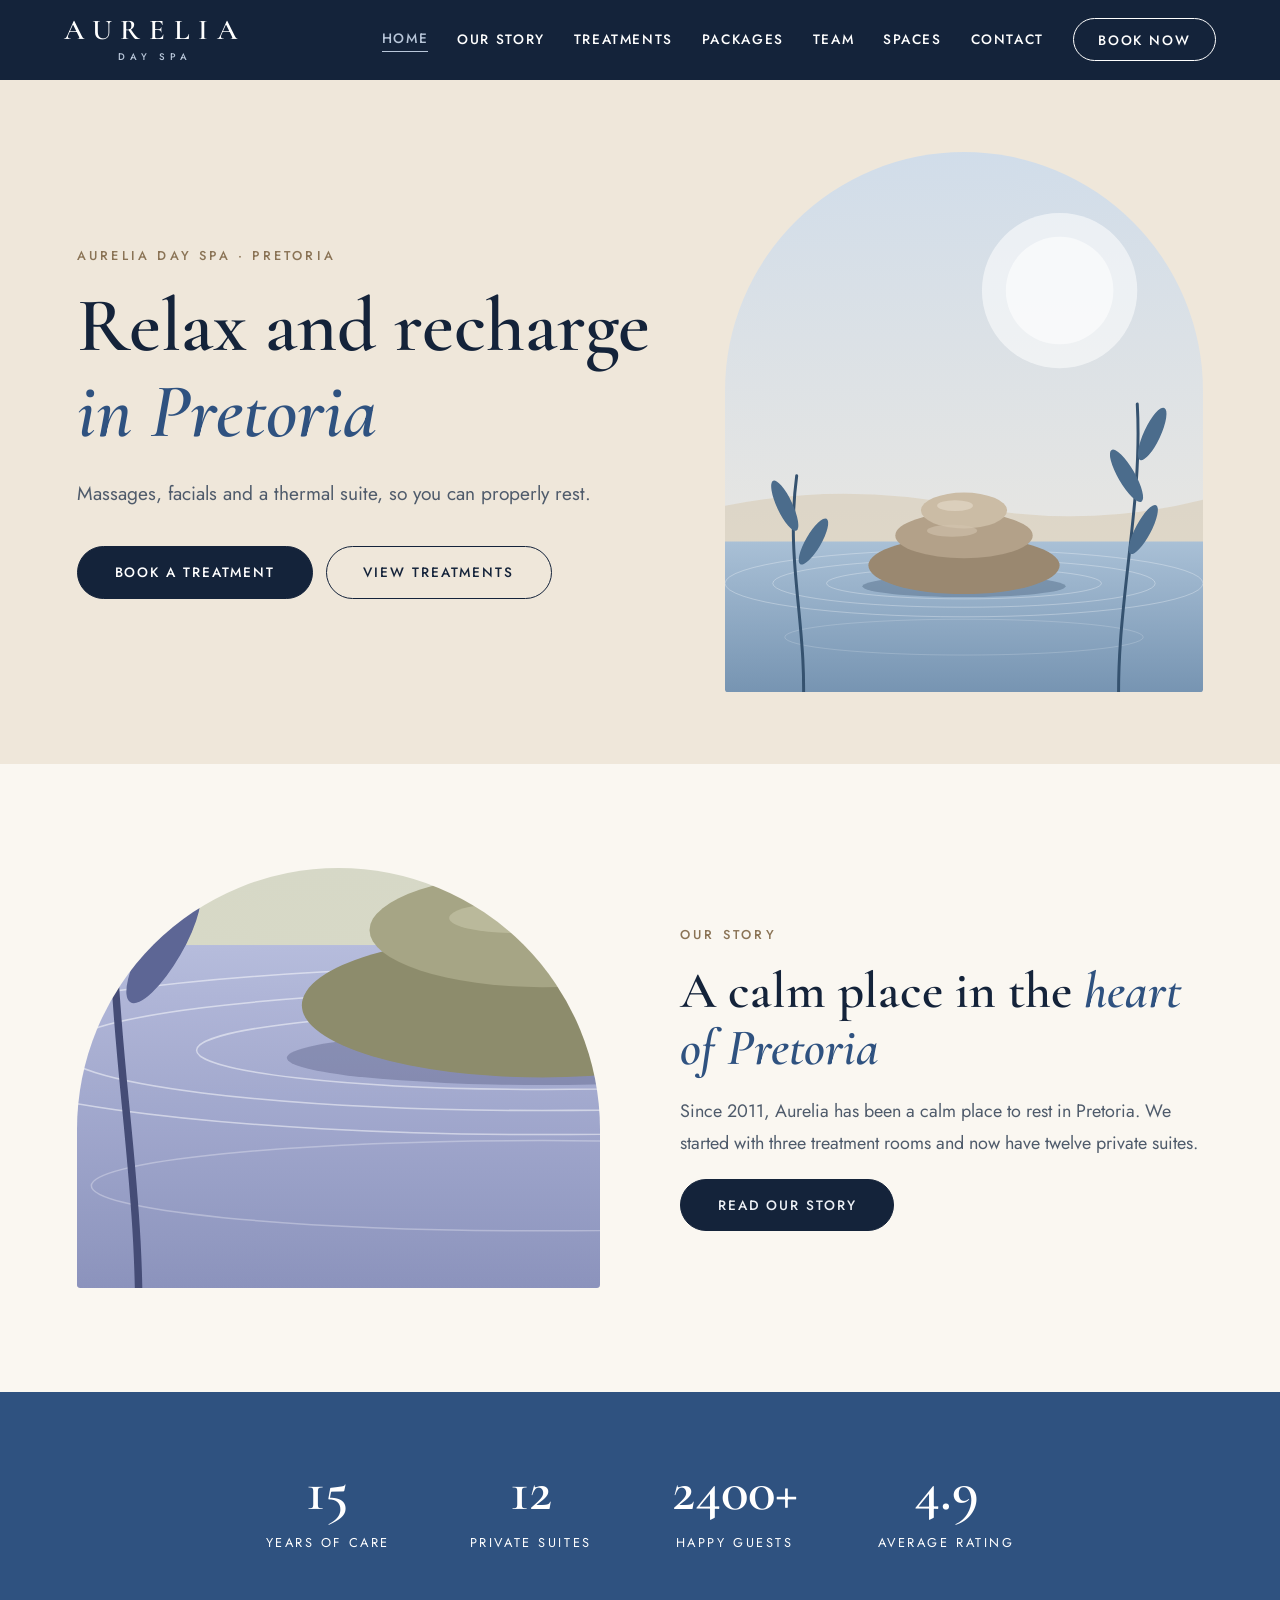
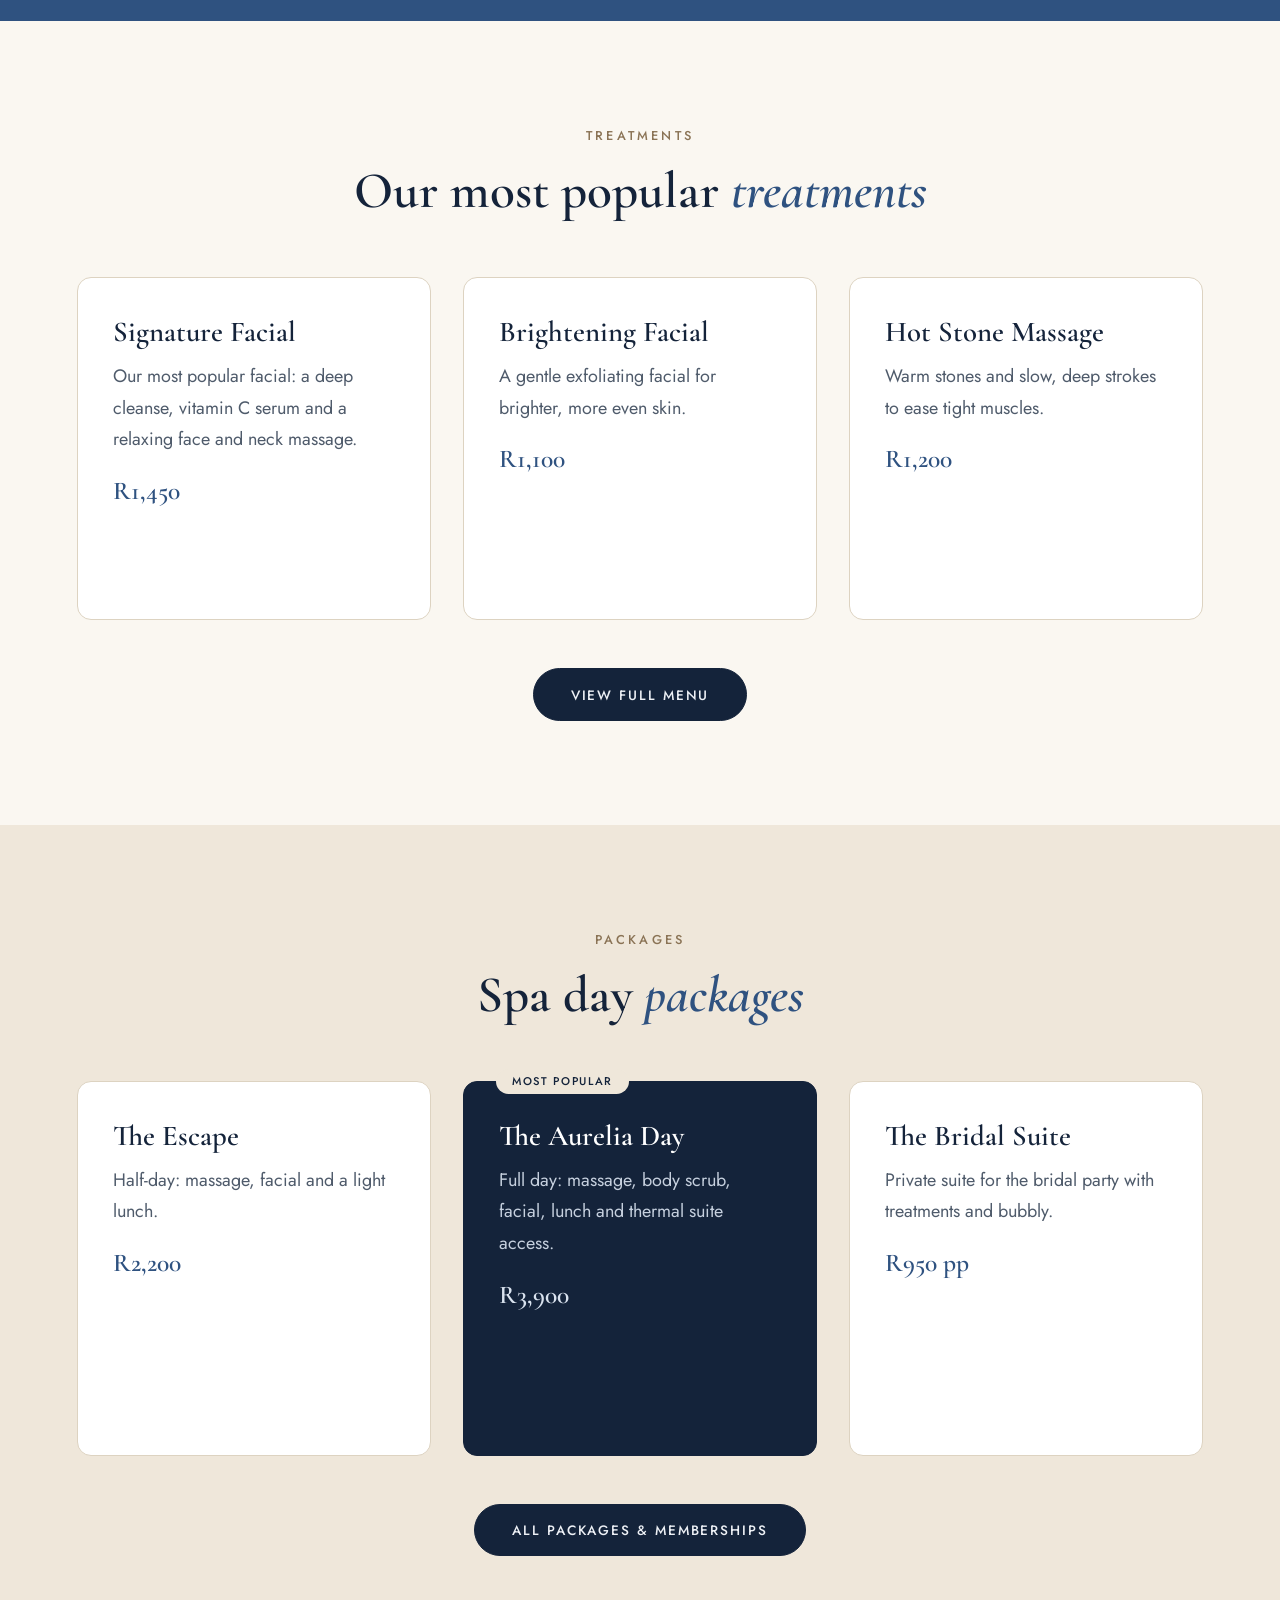
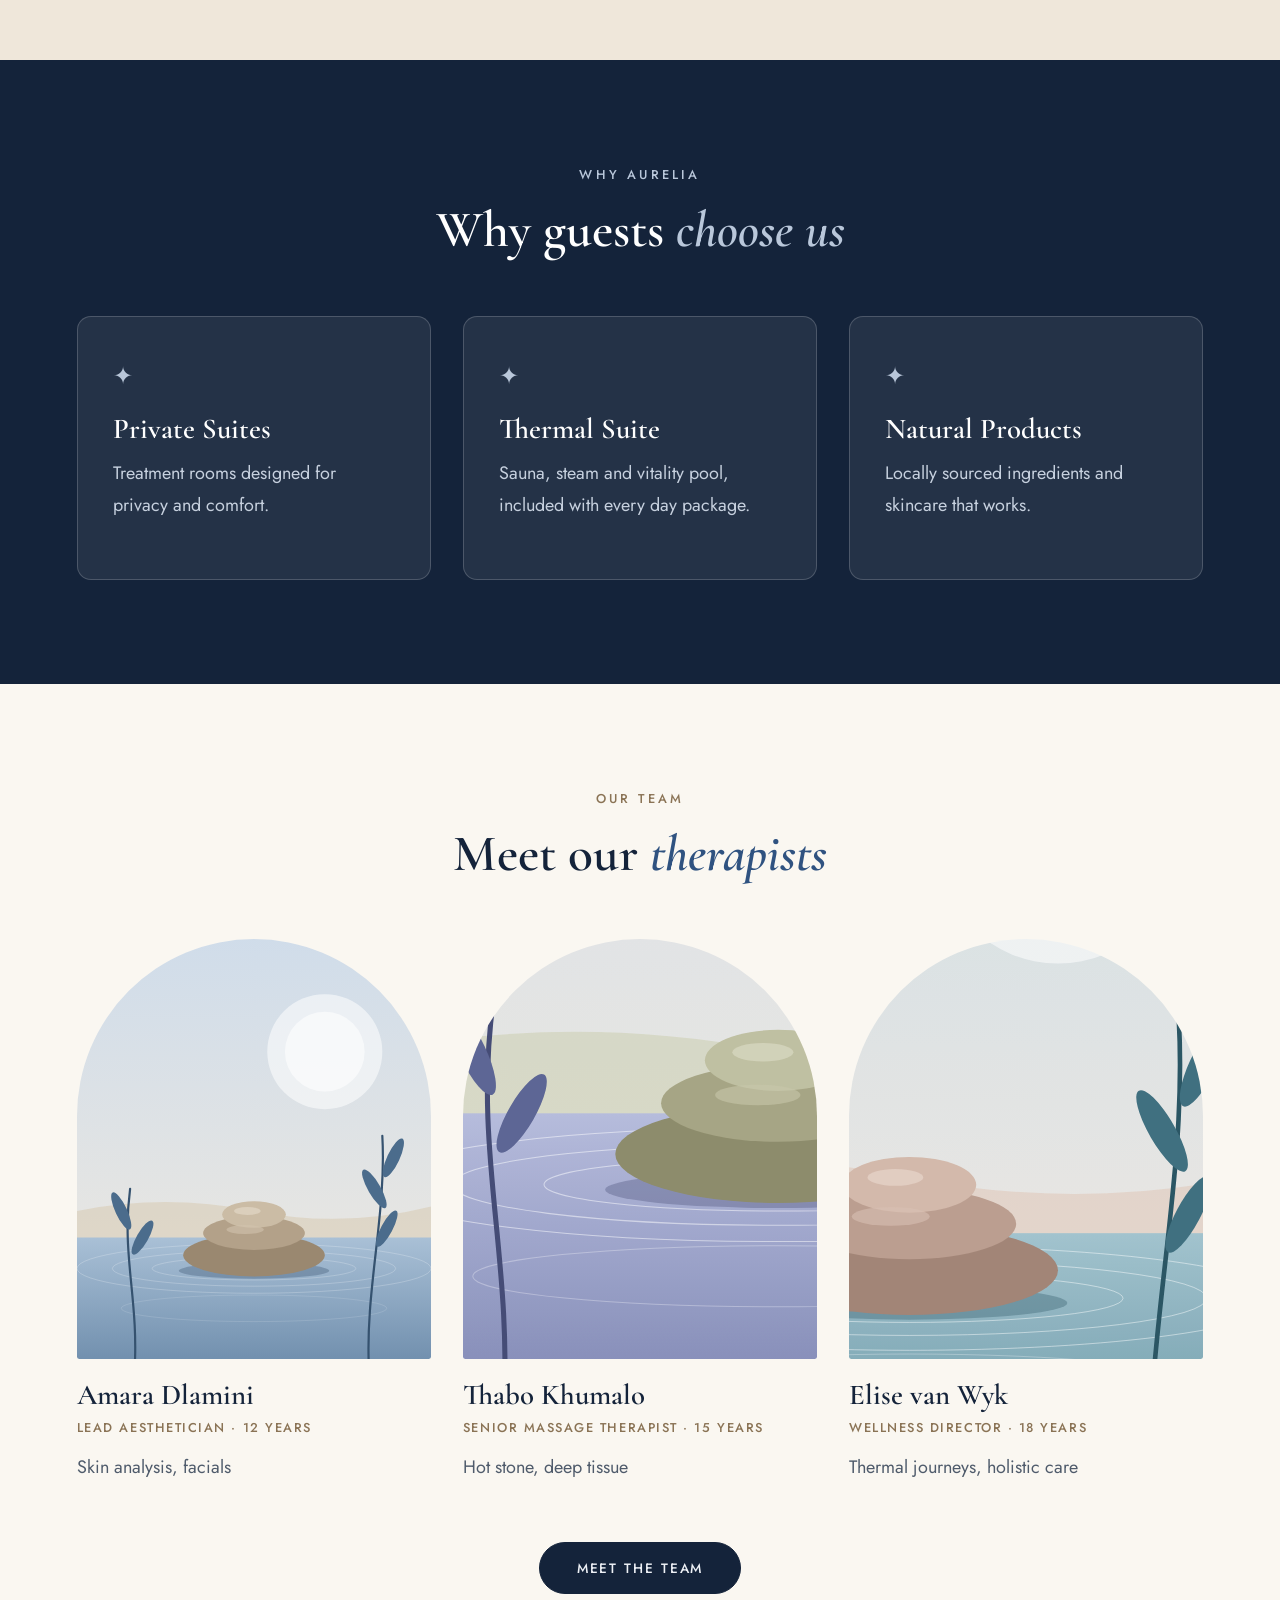
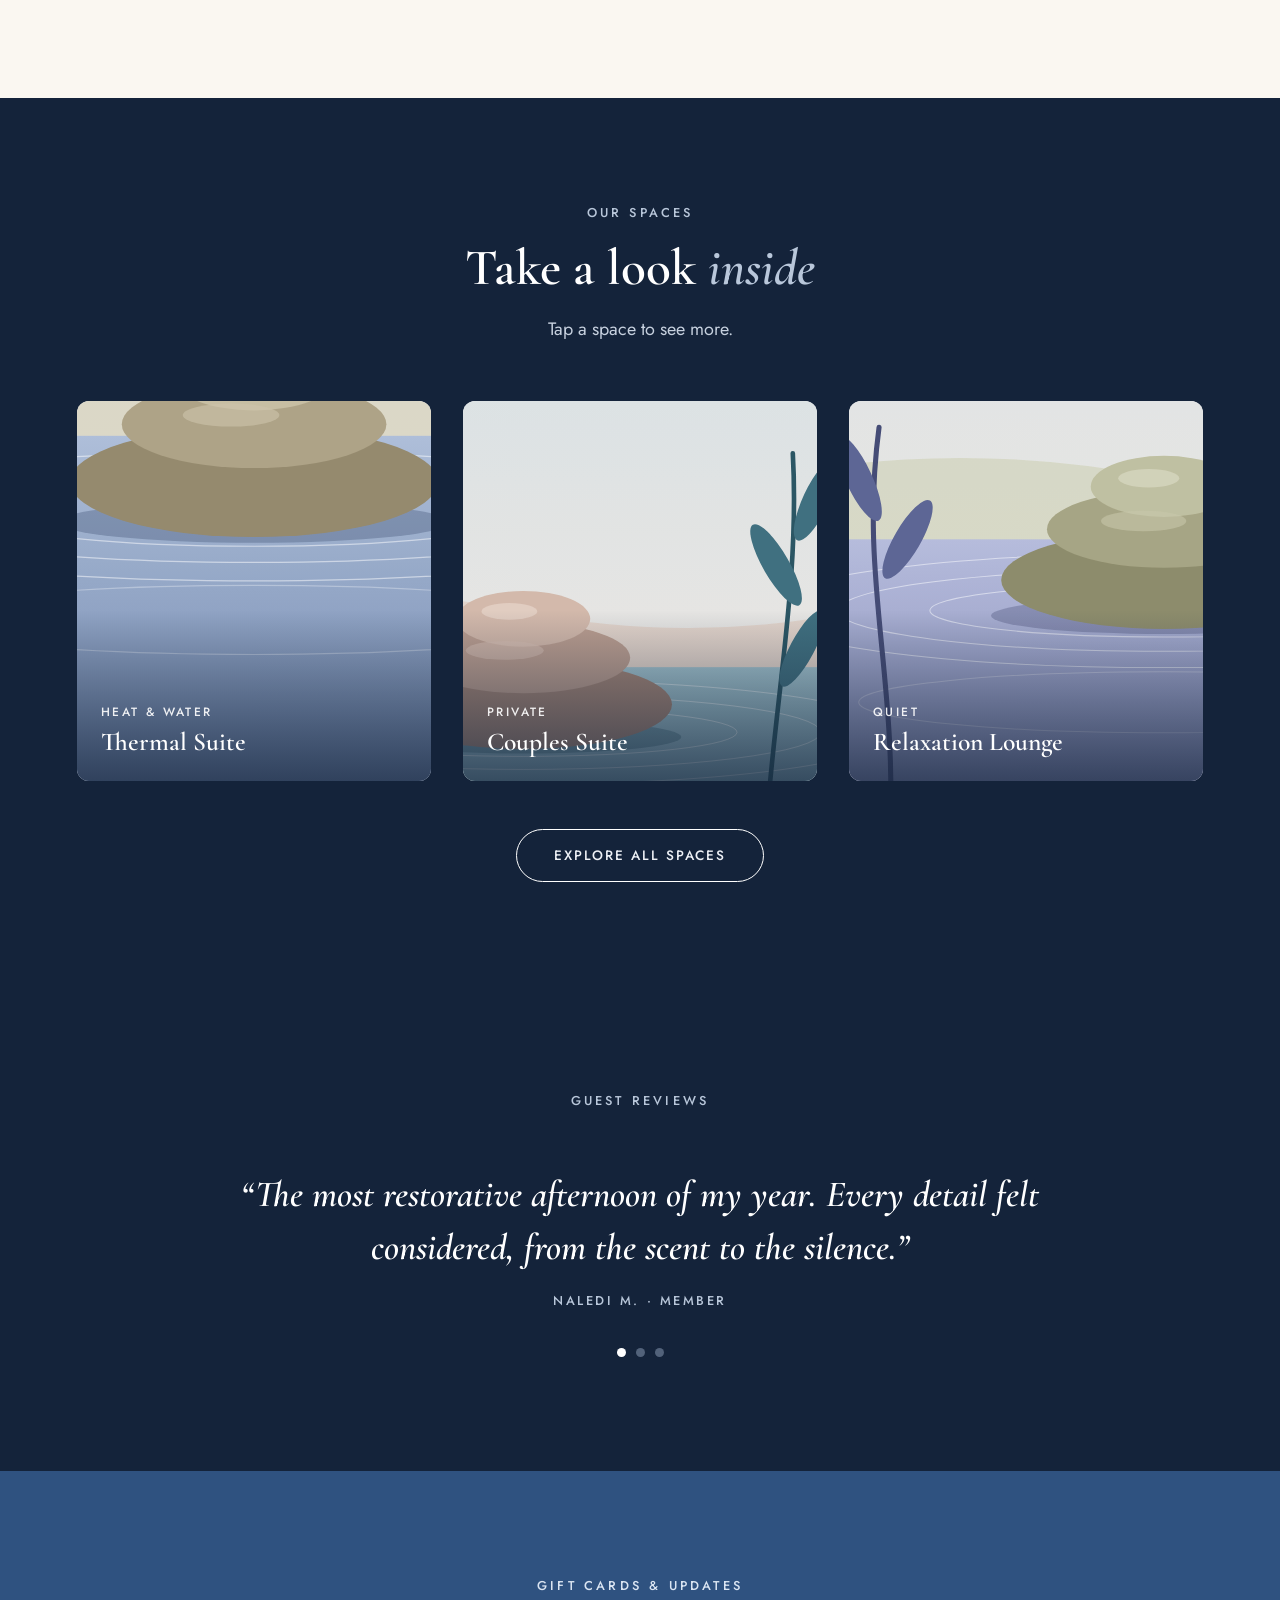
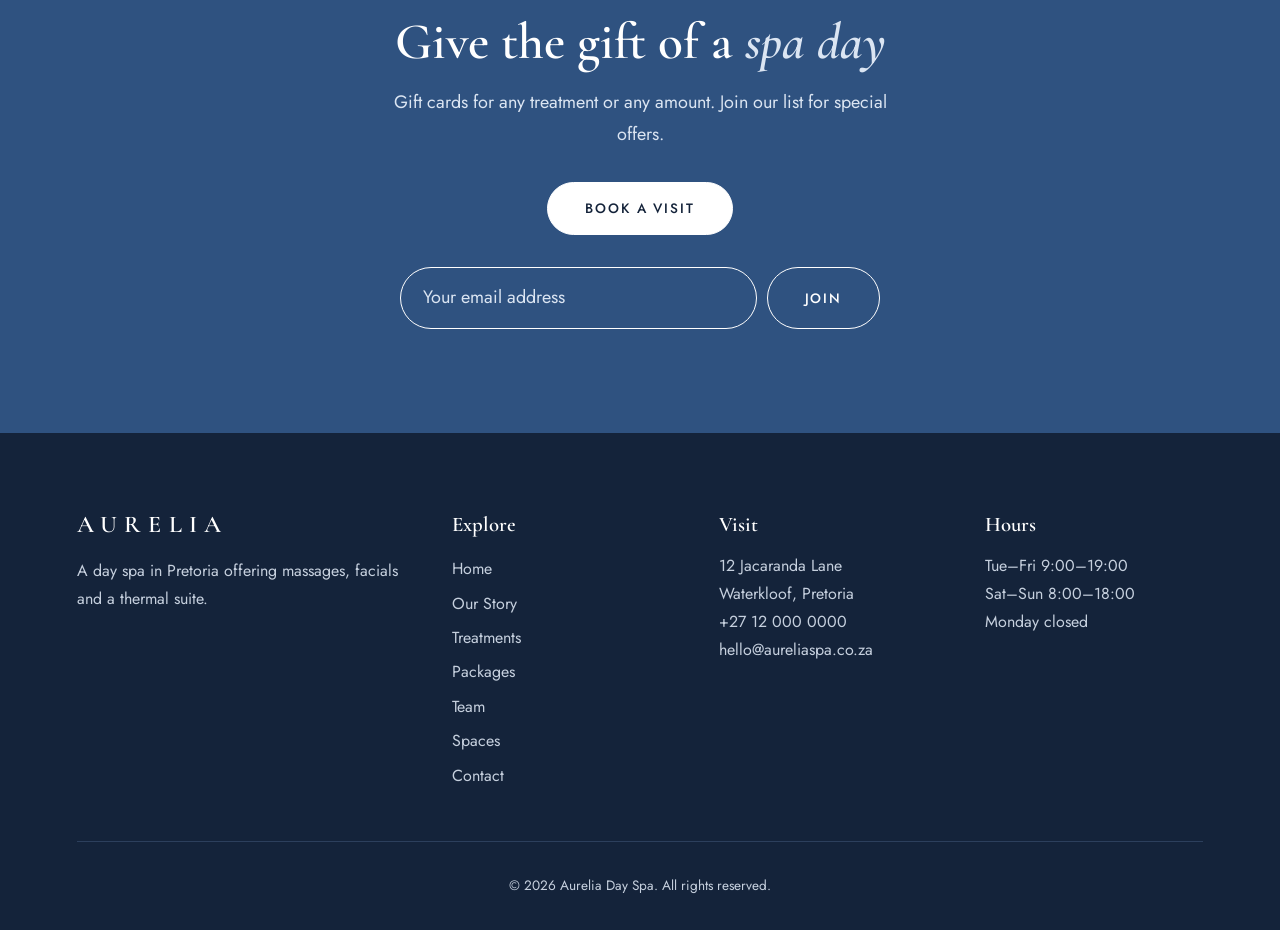
<file: index.html>
<!DOCTYPE html><html lang="en"><head><meta charset="utf-8"><meta name="viewport" content="width=device-width,initial-scale=1"><title>Home | Aurelia Day Spa</title><meta name="description" content="Aurelia Day Spa: massages, facials and a thermal suite in Pretoria."><link rel="stylesheet" href="style.css"></head><body>
<header><a class="logo" href="index.html">Aurelia<small>DAY SPA</small></a><button class="burger" aria-label="Menu">&#9776;</button><nav><a href="index.html" class=cur>Home</a><a href="about.html">Our Story</a><a href="services.html">Treatments</a><a href="packages.html">Packages</a><a href="team.html">Team</a><a href="gallery.html">Spaces</a><a href="contact.html">Contact</a><a class="btn" href="booking.html">Book Now</a></nav></header>
<div class="hero "><div><span class="eyebrow">Aurelia Day Spa &middot; Pretoria</span><h1>Relax and recharge<br><em>in Pretoria</em></h1><p>Massages, facials and a thermal suite, so you can properly rest.</p><a class="btn fill" href="booking.html">Book a Treatment</a><a class="btn" href="services.html">View Treatments</a></div><div class='art arch a1' role='img' aria-label='Spa stones beside calm water'></div></div><section><div class="split wrap"><div class="art arch a2 rv"><div></div></div><div class="rv left"><span class="eyebrow">Our Story</span><h2>A calm place in the <em>heart of Pretoria</em></h2><p>Since 2011, Aurelia has been a calm place to rest in Pretoria. We started with three treatment rooms and now have twelve private suites.</p><a class="btn dk" href="about.html">Read Our Story</a></div></div></section><div class="stats"><div><b data-n="15">0</b><span>Years of care</span></div><div><b data-n="12">0</b><span>Private suites</span></div><div><b data-n="2400" data-s="+">0</b><span>Happy guests</span></div><div><b>4.9</b><span>Average rating</span></div></div><section class=""><div class="center rv"><span class="eyebrow">Treatments</span><h2>Our most popular <em>treatments</em></h2></div><div class="grid wrap"><div class="card rv"><h3>Signature Facial</h3><p>Our most popular facial: a deep cleanse, vitamin C serum and a relaxing face and neck massage.</p><span class="price">R1,450</span><br><a class="btn dk bk" href="booking.html">Book this</a></div><div class="card rv"><h3>Brightening Facial</h3><p>A gentle exfoliating facial for brighter, more even skin.</p><span class="price">R1,100</span><br><a class="btn dk bk" href="booking.html">Book this</a></div><div class="card rv"><h3>Hot Stone Massage</h3><p>Warm stones and slow, deep strokes to ease tight muscles.</p><span class="price">R1,200</span><br><a class="btn dk bk" href="booking.html">Book this</a></div></div><p style="text-align:center;margin-top:3rem"><a class="btn dk" href="services.html">View Full Menu</a></p></section><section class="sand"><div class="center rv"><span class="eyebrow">Packages</span><h2>Spa day <em>packages</em></h2></div><div class="grid wrap"><div class="card rv "><h3>The Escape</h3><p>Half-day: massage, facial and a light lunch.</p><span class="price">R2,200</span><br><br><a class="btn dk bk" href="booking.html">Book this</a></div><div class="card rv feat"><span class=tag>Most popular</span><h3>The Aurelia Day</h3><p>Full day: massage, body scrub, facial, lunch and thermal suite access.</p><span class="price">R3,900</span><br><br><a class="btn dk bk" href="booking.html">Book this</a></div><div class="card rv "><h3>The Bridal Suite</h3><p>Private suite for the bridal party with treatments and bubbly.</p><span class="price">R950 pp</span><br><br><a class="btn dk bk" href="booking.html">Book this</a></div></div><p style="text-align:center;margin-top:3rem"><a class="btn dk" href="packages.html">All Packages &amp; Memberships</a></p></section><section class="dk"><div class="center rv"><span class="eyebrow">Why Aurelia</span><h2>Why guests <em>choose us</em></h2></div><div class="grid wrap"><div class="card rv"><span class="ic">&#10022;</span><h3>Private Suites</h3><p>Treatment rooms designed for privacy and comfort.</p></div><div class="card rv"><span class="ic">&#10022;</span><h3>Thermal Suite</h3><p>Sauna, steam and vitality pool, included with every day package.</p></div><div class="card rv"><span class="ic">&#10022;</span><h3>Natural Products</h3><p>Locally sourced ingredients and skincare that works.</p></div></div></section><section class=""><div class="center rv"><span class="eyebrow">Our Team</span><h2>Meet our <em>therapists</em></h2></div><div class="grid wrap"><div class="bio rv"><div class="art arch a1"><div></div></div><h3 style="margin-top:1.2rem">Amara Dlamini</h3><small>Lead Aesthetician &middot; 12 years</small><p>Skin analysis, facials</p></div><div class="bio rv"><div class="art arch a2"><div></div></div><h3 style="margin-top:1.2rem">Thabo Khumalo</h3><small>Senior Massage Therapist &middot; 15 years</small><p>Hot stone, deep tissue</p></div><div class="bio rv"><div class="art arch a3"><div></div></div><h3 style="margin-top:1.2rem">Elise van Wyk</h3><small>Wellness Director &middot; 18 years</small><p>Thermal journeys, holistic care</p></div></div><p style="text-align:center;margin-top:3rem"><a class="btn dk" href="team.html">Meet the Team</a></p></section><section class="dk"><div class="center rv"><span class="eyebrow">Our Spaces</span><h2>Take a look <em>inside</em></h2><p>Tap a space to see more.</p></div><div class="grid wrap"><button class="tile art a4 rv" data-t="Thermal Suite" data-k="Heat & Water" data-d="Sauna, aromatic steam and a vitality plunge pool, included with every day package. Designed in warm stone and low amber light." data-f="Finnish sauna|Aromatic steam room|Cold plunge|Chilled towels & infused water" data-c="a4"><div><span>Heat & Water</span>Thermal Suite</div></button><button class="tile art a3 rv" data-t="Couples Suite" data-k="Private" data-d="A candlelit suite with twin treatment beds, a soaking tub and a private terrace for two." data-f="Twin treatment beds|Private soaking tub|Champagne on arrival|Private terrace" data-c="a3"><div><span>Private</span>Couples Suite</div></button><button class="tile art a2 rv" data-t="Relaxation Lounge" data-k="Quiet" data-d="Deep chairs, herbal teas and a quiet rule. Where you can rest after your treatment." data-f="Silent-zone seating|Herbal tea bar|Light seasonal lunch|Complimentary robes" data-c="a2"><div><span>Quiet</span>Relaxation Lounge</div></button></div><p style="text-align:center;margin-top:3rem"><a class="btn" style="color:var(--gold2)" href="gallery.html">Explore All Spaces</a></p></section><section class="dk"><div class="center"><span class="eyebrow">Guest Reviews</span></div><div class="qs"><div class="quote">&ldquo;The most restorative afternoon of my year. Every detail felt considered, from the scent to the silence.&rdquo;<p class="who">Naledi M. &middot; Member</p></div><div class="quote">&ldquo;Thabo's hot stone massage fixed a month of stress. We booked the couples suite for our anniversary.&rdquo;<p class="who">Daniel &amp; Kea P.</p></div><div class="quote">&ldquo;We held our bridal morning here. Flawless, private, and the team felt like family.&rdquo;<p class="who">Sibongile R. &middot; Bride</p></div></div><div class="dots"></div></section><section class="band"><span class="eyebrow">Gift Cards &amp; Updates</span><h2>Give the gift of a <em>spa day</em></h2><p>Gift cards for any treatment or any amount. Join our list for special offers.</p><a class="btn fill" href="booking.html">Book a Visit</a><div class="news"><input type="email" placeholder="Your email address" aria-label="Email"><button class="btn">Join</button></div></section>
<footer><div class="fg"><div><span class="logo">Aurelia</span><p style="margin-top:1rem">A day spa in Pretoria offering massages, facials and a thermal suite.</p></div><div><h4>Explore</h4><a href="index.html">Home</a><a href="about.html">Our Story</a><a href="services.html">Treatments</a><a href="packages.html">Packages</a><a href="team.html">Team</a><a href="gallery.html">Spaces</a><a href="contact.html">Contact</a></div><div><h4>Visit</h4><p>12 Jacaranda Lane<br>Waterkloof, Pretoria</p><p>+27 12 000 0000<br>hello@aureliaspa.co.za</p></div><div><h4>Hours</h4><p>Tue&ndash;Fri 9:00&ndash;19:00<br>Sat&ndash;Sun 8:00&ndash;18:00<br>Monday closed</p></div></div><p class="cp">&copy; 2026 Aurelia Day Spa. All rights reserved.</p></footer><script src="script.js"></script></body></html>
</file>
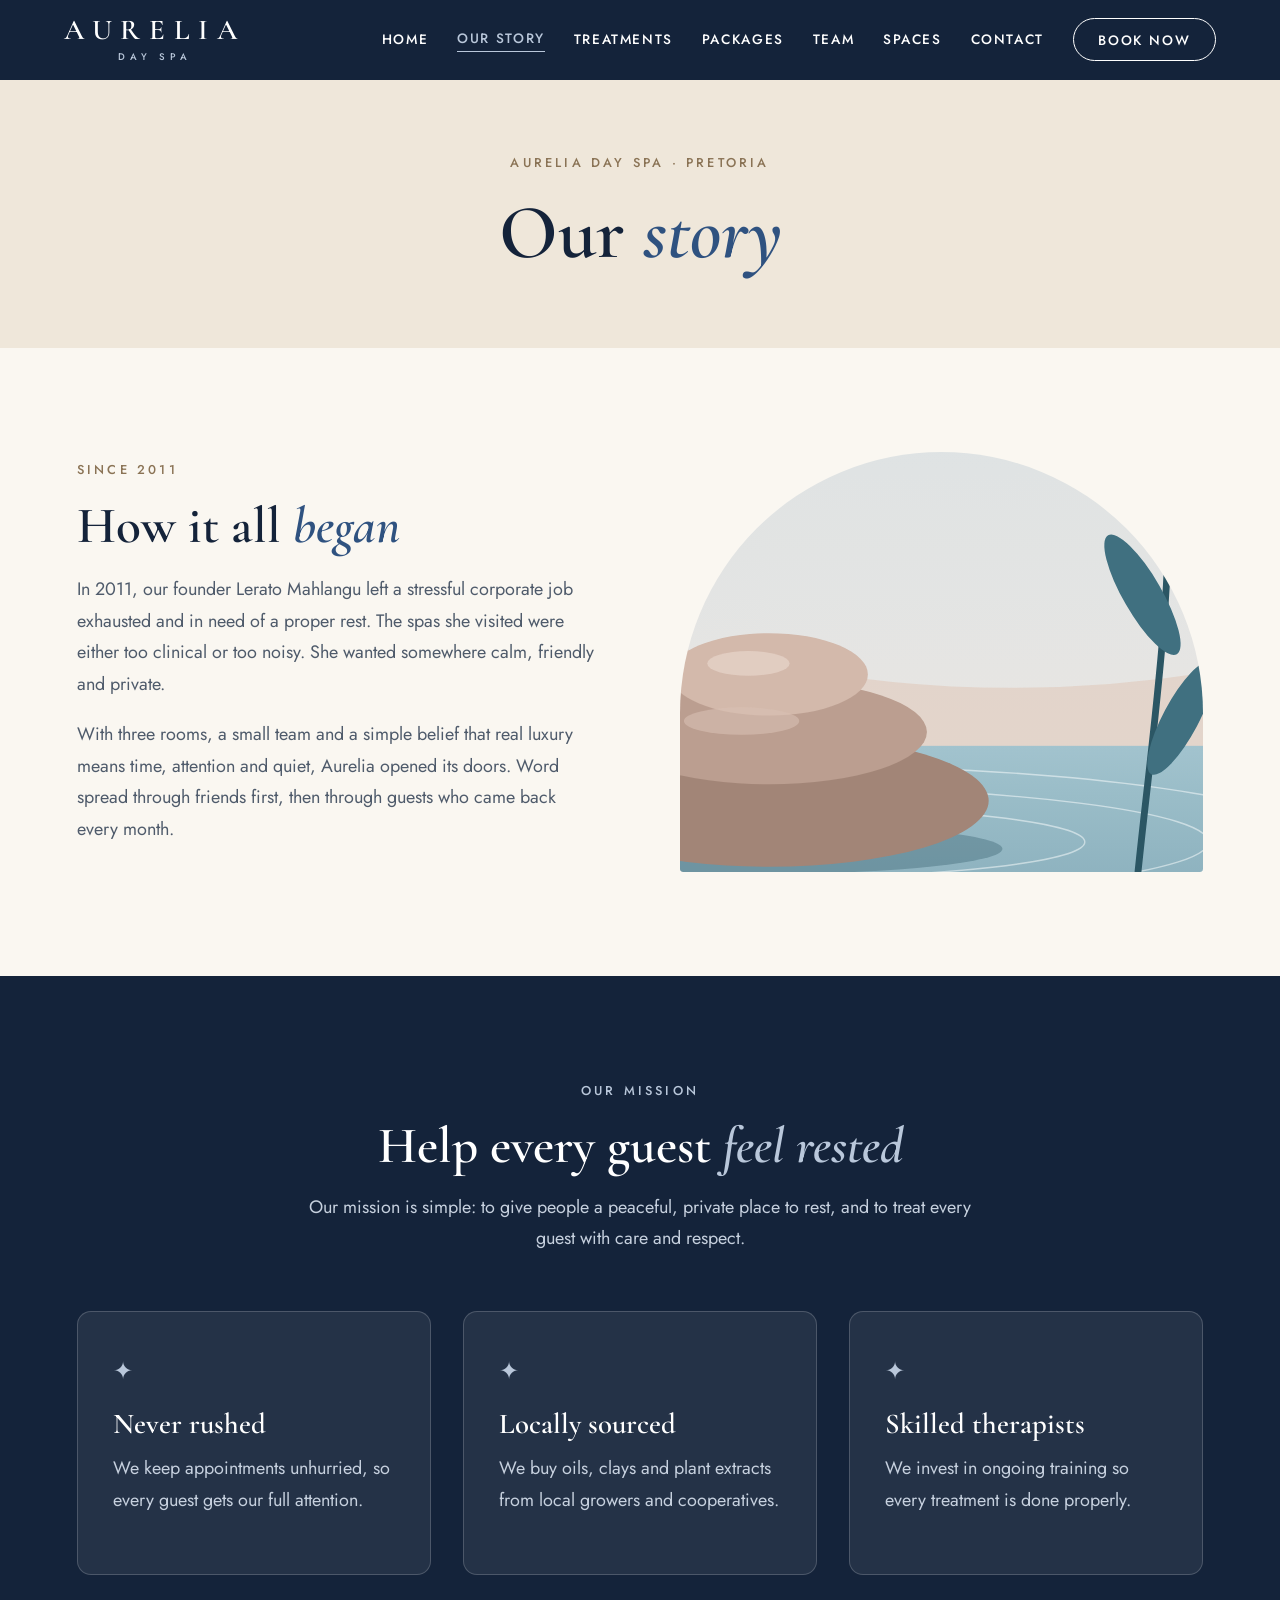
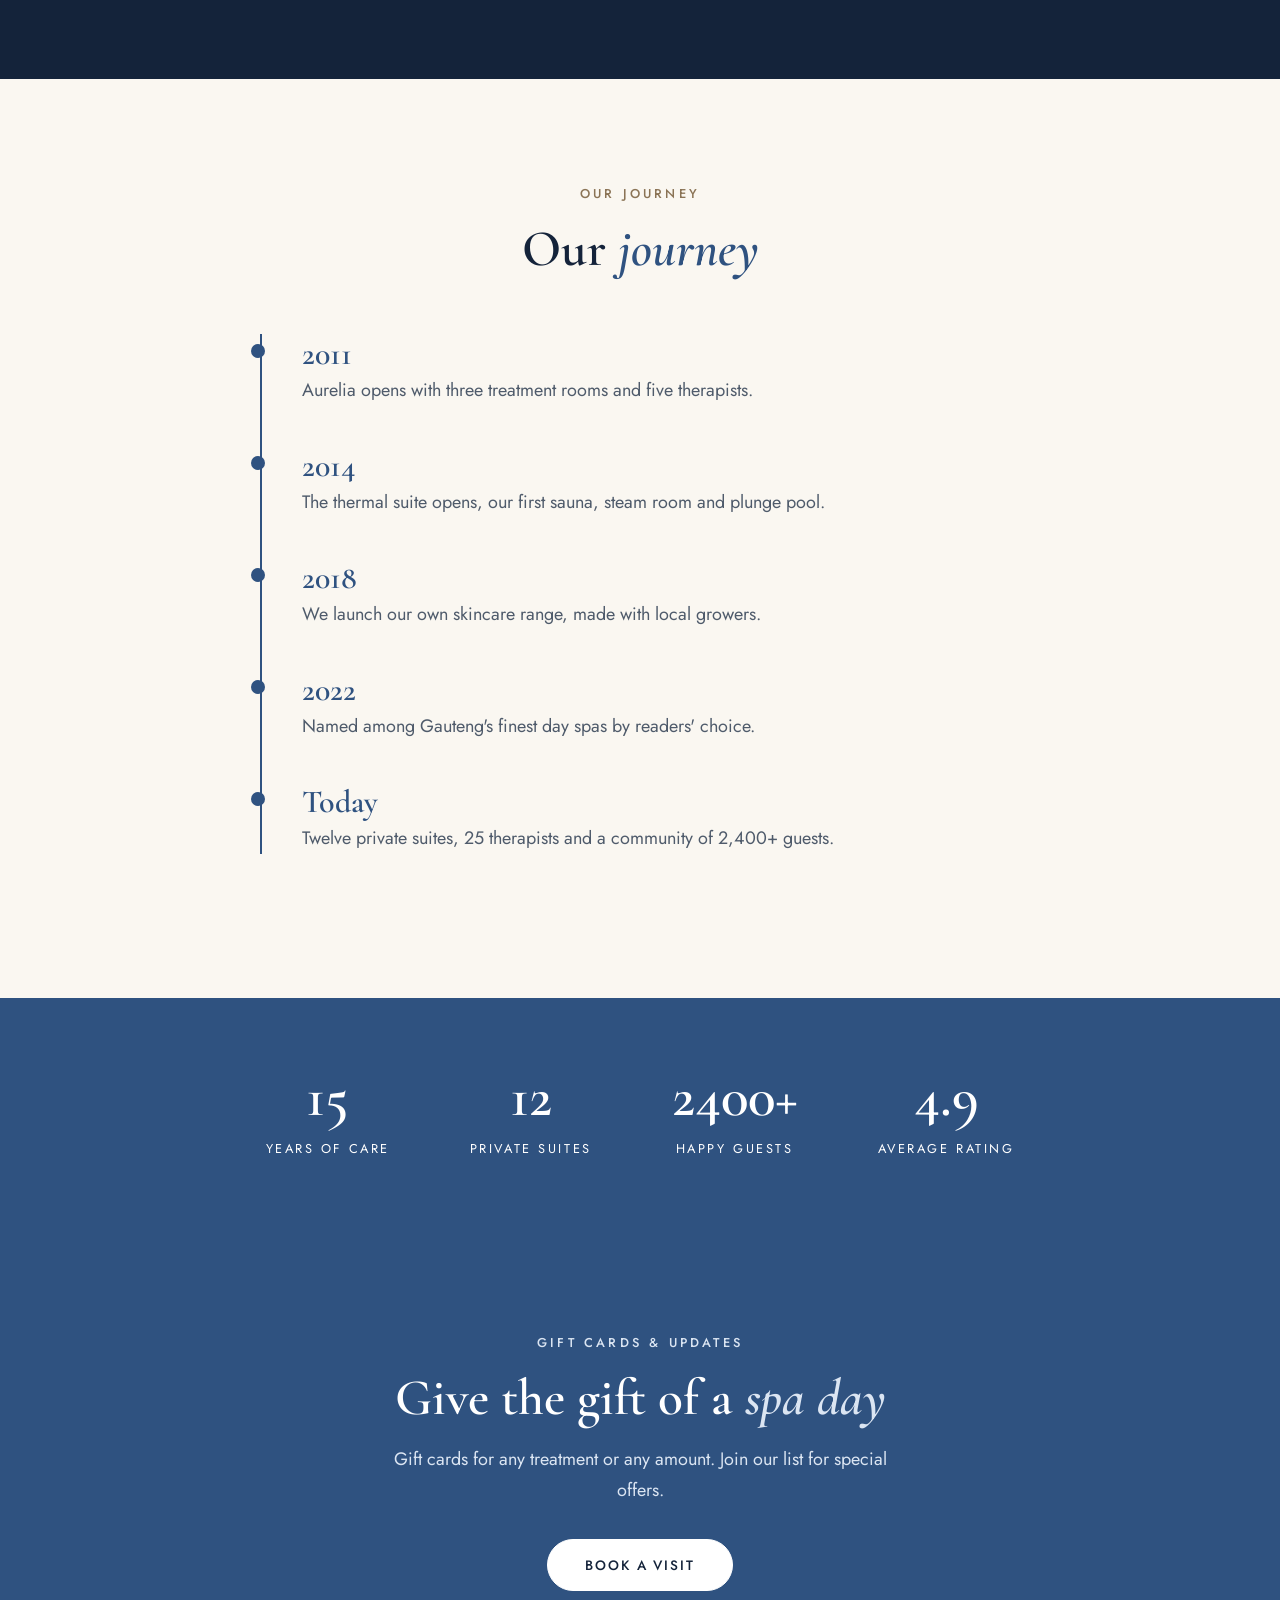
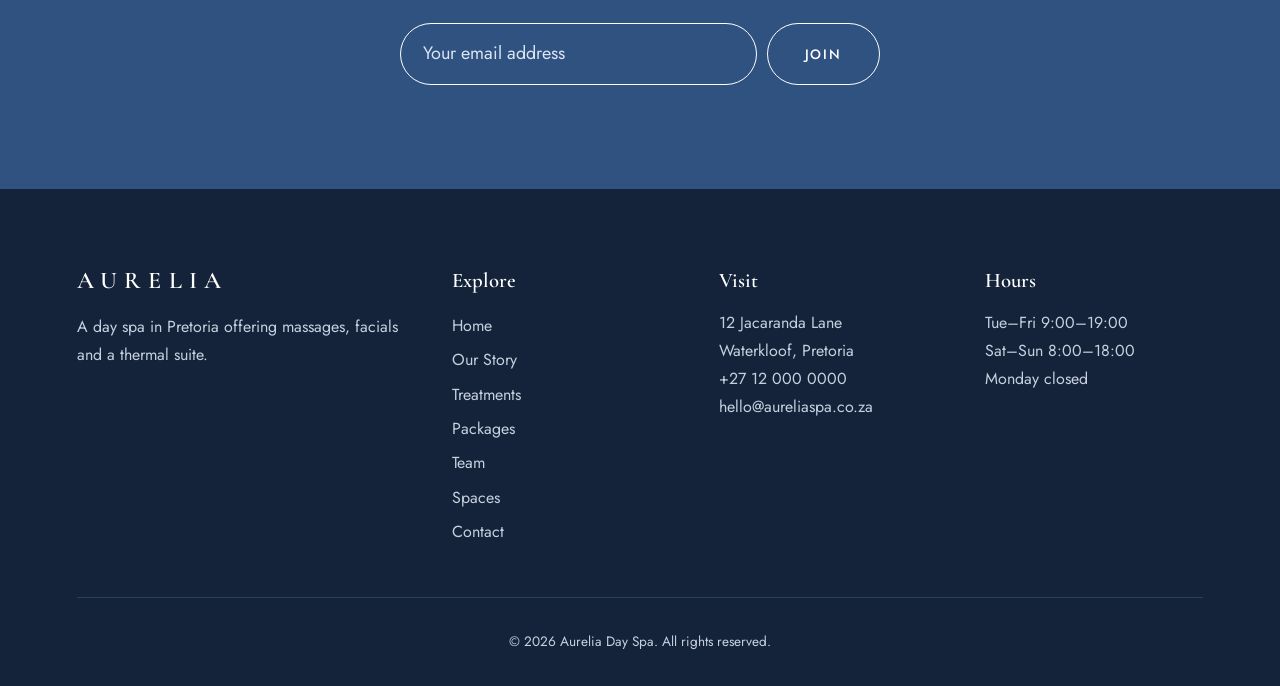
<file: about.html>
<!DOCTYPE html><html lang="en"><head><meta charset="utf-8"><meta name="viewport" content="width=device-width,initial-scale=1"><title>Our Story | Aurelia Day Spa</title><meta name="description" content="Aurelia Day Spa: massages, facials and a thermal suite in Pretoria."><link rel="stylesheet" href="style.css"></head><body>
<header><a class="logo" href="index.html">Aurelia<small>DAY SPA</small></a><button class="burger" aria-label="Menu">&#9776;</button><nav><a href="index.html">Home</a><a href="about.html" class=cur>Our Story</a><a href="services.html">Treatments</a><a href="packages.html">Packages</a><a href="team.html">Team</a><a href="gallery.html">Spaces</a><a href="contact.html">Contact</a><a class="btn" href="booking.html">Book Now</a></nav></header>
<div class="hero page-hero"><div><span class="eyebrow">Aurelia Day Spa &middot; Pretoria</span><h1>Our <em>story</em></h1></div></div><section><div class="split wrap"><div class="rv left"><span class="eyebrow">Since 2011</span><h2>How it all <em>began</em></h2><p>In 2011, our founder Lerato Mahlangu left a stressful corporate job exhausted and in need of a proper rest. The spas she visited were either too clinical or too noisy. She wanted somewhere calm, friendly and private.</p><p>With three rooms, a small team and a simple belief that real luxury means time, attention and quiet, Aurelia opened its doors. Word spread through friends first, then through guests who came back every month.</p></div><div class="art arch a3 rv"><div></div></div></div></section><section class="dk"><div class="center rv"><span class="eyebrow">Our Mission</span><h2>Help every guest <em>feel rested</em></h2><p>Our mission is simple: to give people a peaceful, private place to rest, and to treat every guest with care and respect.</p></div><div class="grid wrap"><div class="card rv"><span class="ic">&#10022;</span><h3>Never rushed</h3><p>We keep appointments unhurried, so every guest gets our full attention.</p></div><div class="card rv"><span class="ic">&#10022;</span><h3>Locally sourced</h3><p>We buy oils, clays and plant extracts from local growers and cooperatives.</p></div><div class="card rv"><span class="ic">&#10022;</span><h3>Skilled therapists</h3><p>We invest in ongoing training so every treatment is done properly.</p></div></div></section><section class=""><div class="center rv"><span class="eyebrow">Our Journey</span><h2>Our <em>journey</em></h2></div><div class="tl"><div class="rv"><b>2011</b><p>Aurelia opens with three treatment rooms and five therapists.</p></div><div class="rv"><b>2014</b><p>The thermal suite opens, our first sauna, steam room and plunge pool.</p></div><div class="rv"><b>2018</b><p>We launch our own skincare range, made with local growers.</p></div><div class="rv"><b>2022</b><p>Named among Gauteng's finest day spas by readers' choice.</p></div><div class="rv"><b>Today</b><p>Twelve private suites, 25 therapists and a community of 2,400+ guests.</p></div></div></section><div class="stats"><div><b data-n="15">0</b><span>Years of care</span></div><div><b data-n="12">0</b><span>Private suites</span></div><div><b data-n="2400" data-s="+">0</b><span>Happy guests</span></div><div><b>4.9</b><span>Average rating</span></div></div><section class="band"><span class="eyebrow">Gift Cards &amp; Updates</span><h2>Give the gift of a <em>spa day</em></h2><p>Gift cards for any treatment or any amount. Join our list for special offers.</p><a class="btn fill" href="booking.html">Book a Visit</a><div class="news"><input type="email" placeholder="Your email address" aria-label="Email"><button class="btn">Join</button></div></section>
<footer><div class="fg"><div><span class="logo">Aurelia</span><p style="margin-top:1rem">A day spa in Pretoria offering massages, facials and a thermal suite.</p></div><div><h4>Explore</h4><a href="index.html">Home</a><a href="about.html">Our Story</a><a href="services.html">Treatments</a><a href="packages.html">Packages</a><a href="team.html">Team</a><a href="gallery.html">Spaces</a><a href="contact.html">Contact</a></div><div><h4>Visit</h4><p>12 Jacaranda Lane<br>Waterkloof, Pretoria</p><p>+27 12 000 0000<br>hello@aureliaspa.co.za</p></div><div><h4>Hours</h4><p>Tue&ndash;Fri 9:00&ndash;19:00<br>Sat&ndash;Sun 8:00&ndash;18:00<br>Monday closed</p></div></div><p class="cp">&copy; 2026 Aurelia Day Spa. All rights reserved.</p></footer><script src="script.js"></script></body></html>
</file>
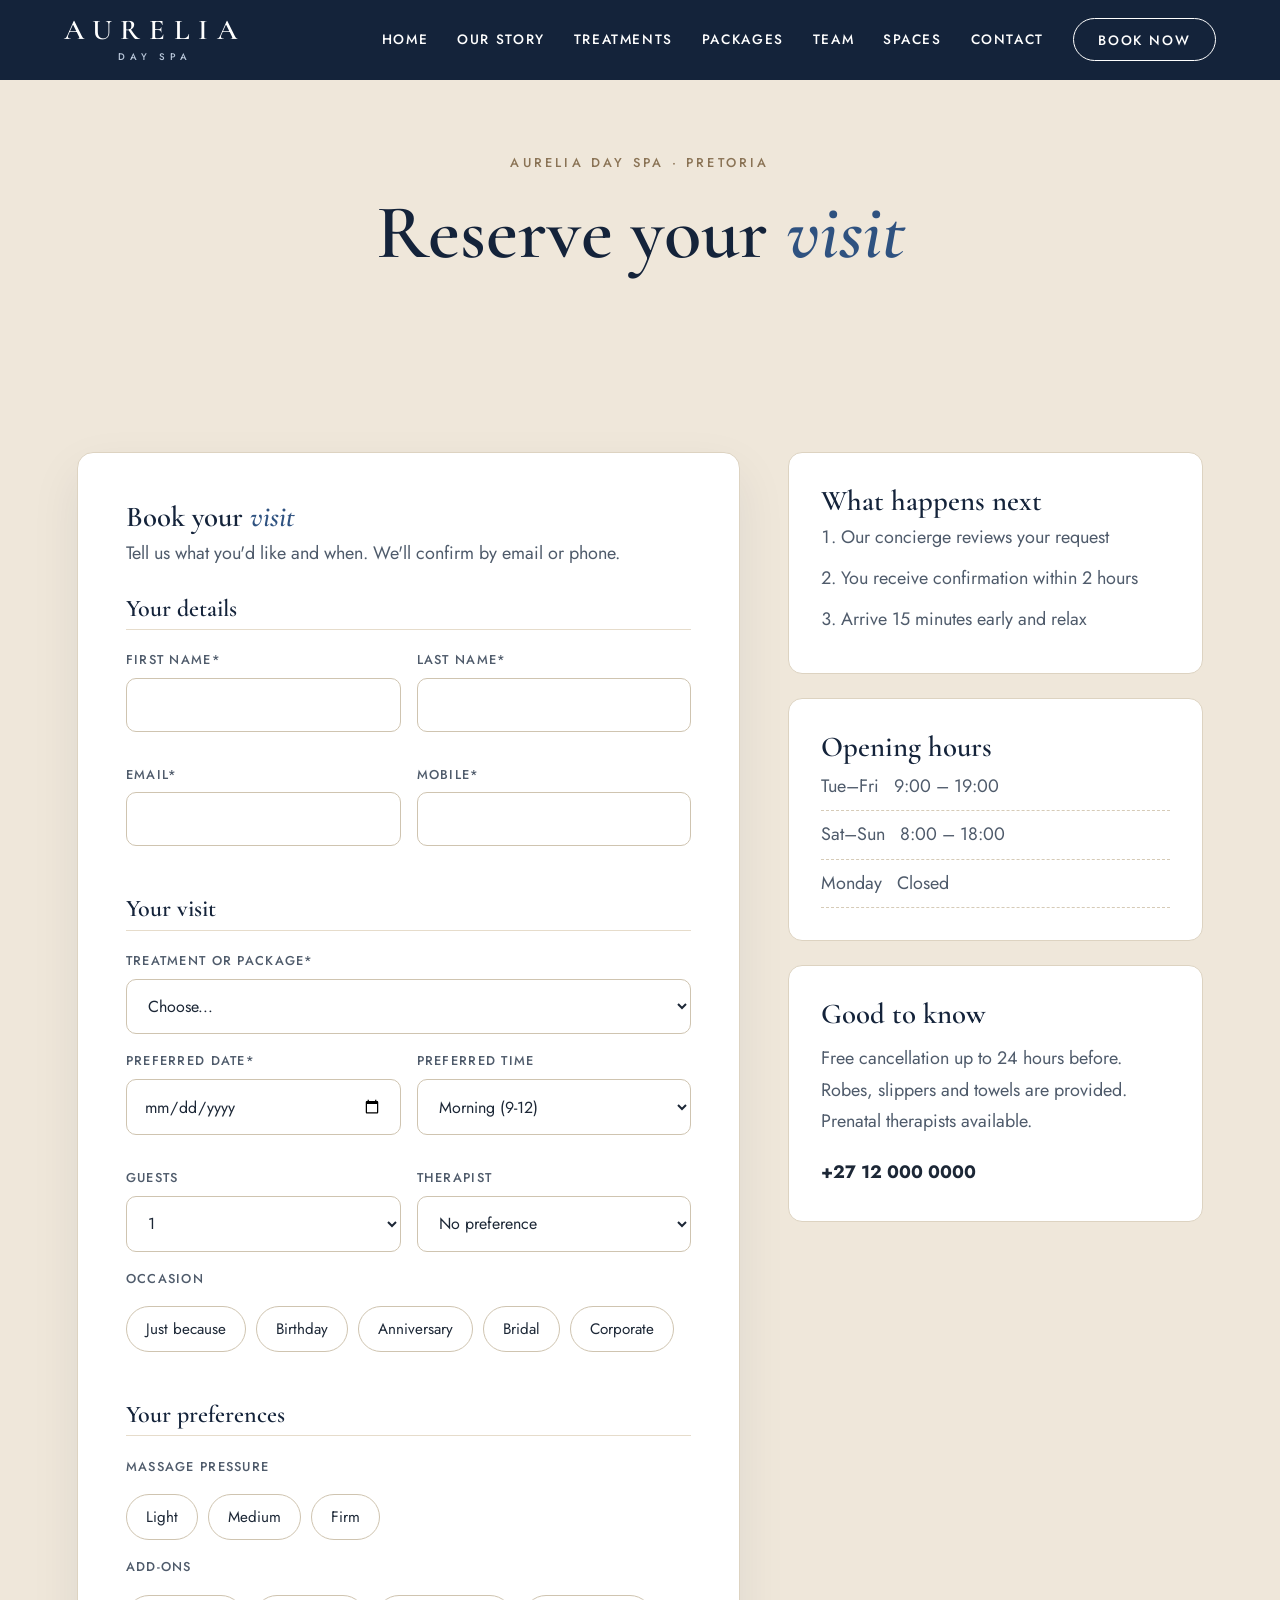
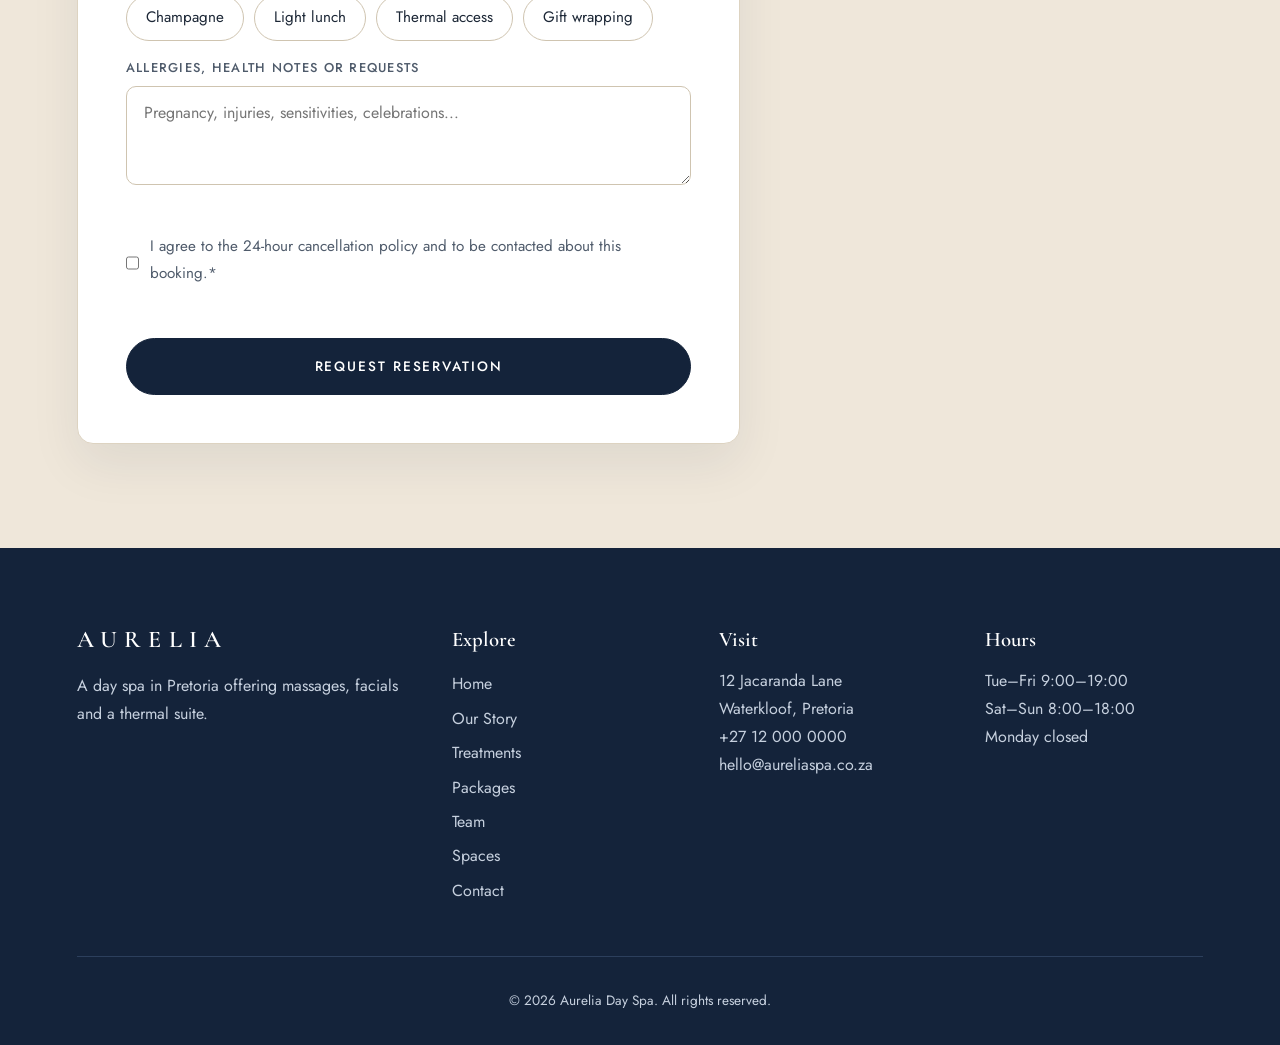
<file: booking.html>
<!DOCTYPE html><html lang="en"><head><meta charset="utf-8"><meta name="viewport" content="width=device-width,initial-scale=1"><title>Book | Aurelia Day Spa</title><meta name="description" content="Aurelia Day Spa: massages, facials and a thermal suite in Pretoria."><link rel="stylesheet" href="style.css"></head><body>
<header><a class="logo" href="index.html">Aurelia<small>DAY SPA</small></a><button class="burger" aria-label="Menu">&#9776;</button><nav><a href="index.html">Home</a><a href="about.html">Our Story</a><a href="services.html">Treatments</a><a href="packages.html">Packages</a><a href="team.html">Team</a><a href="gallery.html">Spaces</a><a href="contact.html">Contact</a><a class="btn" href="booking.html">Book Now</a></nav></header>
<div class="hero page-hero"><div><span class="eyebrow">Aurelia Day Spa &middot; Pretoria</span><h1>Reserve your <em>visit</em></h1></div></div><section class="sand"><div class="fw"><form action="https://api.web3forms.com/submit" method="POST"><input type="hidden" name="access_key" value="YOUR_WEB3FORMS_KEY"><input type="hidden" name="subject" value="New spa reservation"><h3>Book your <em>visit</em></h3><p class="sub">Tell us what you'd like and when. We'll confirm by email or phone.</p>
<fieldset><legend>Your details</legend><div class="f2"><label class="l">First name*<input name="first name" required></label><label class="l">Last name*<input name="last name" required></label><label class="l">Email*<input type="email" name="email" required></label><label class="l">Mobile*<input type="tel" name="phone" required></label></div></fieldset>
<fieldset><legend>Your visit</legend><label class="l">Treatment or package*<select name="treatment" required><option value="">Choose...</option><option>Signature Facial</option><option>Brightening Facial</option><option>Hot Stone Massage</option><option>Aromatherapy Massage</option><option>Couples Retreat</option><option>Body Scrub & Wrap</option><option>Manicure & Pedicure</option><option>The Escape (package)</option><option>The Aurelia Day (package)</option><option>The Bridal Suite (package)</option></select></label><div class="f2"><label class="l">Preferred date*<input type="date" name="date" required></label><label class="l">Preferred time<select name="time"><option>Morning (9-12)</option><option>Afternoon (12-4)</option><option>Evening (4-7)</option></select></label><label class="l">Guests<select name="guests"><option>1</option><option>2</option><option>3-5</option><option>6+ (group)</option></select></label><label class="l">Therapist<select name="therapist"><option>No preference</option><option>Amara Dlamini</option><option>Thabo Khumalo</option><option>Elise van Wyk</option><option>Naomi Mokoena</option></select></label></div>
<label class="l">Occasion</label><div class="chips"><label class="chip"><input type="radio" name="occasion" value="Just because"><span>Just because</span></label><label class="chip"><input type="radio" name="occasion" value="Birthday"><span>Birthday</span></label><label class="chip"><input type="radio" name="occasion" value="Anniversary"><span>Anniversary</span></label><label class="chip"><input type="radio" name="occasion" value="Bridal"><span>Bridal</span></label><label class="chip"><input type="radio" name="occasion" value="Corporate"><span>Corporate</span></label></div></fieldset>
<fieldset><legend>Your preferences</legend><label class="l">Massage pressure</label><div class="chips"><label class="chip"><input type="radio" name="pressure" value="Light"><span>Light</span></label><label class="chip"><input type="radio" name="pressure" value="Medium"><span>Medium</span></label><label class="chip"><input type="radio" name="pressure" value="Firm"><span>Firm</span></label></div><label class="l">Add-ons</label><div class="chips"><label class="chip"><input type="checkbox" name="addons" value="Champagne"><span>Champagne</span></label><label class="chip"><input type="checkbox" name="addons" value="Light lunch"><span>Light lunch</span></label><label class="chip"><input type="checkbox" name="addons" value="Thermal access"><span>Thermal access</span></label><label class="chip"><input type="checkbox" name="addons" value="Gift wrapping"><span>Gift wrapping</span></label></div><label class="l">Allergies, health notes or requests<textarea name="notes" rows="3" placeholder="Pregnancy, injuries, sensitivities, celebrations..."></textarea></label></fieldset>
<label class="chk"><input type="checkbox" name="consent" required> I agree to the 24-hour cancellation policy and to be contacted about this booking.*</label><p class="err"></p><button class="btn fill">Request Reservation</button></form><div class="side"><div class="card"><h3>What happens next</h3><ol><li>Our concierge reviews your request</li><li>You receive confirmation within 2 hours</li><li>Arrive 15 minutes early and relax</li></ol></div><div class="card"><h3>Opening hours</h3><ul><li>Tue&ndash;Fri &nbsp; 9:00 &ndash; 19:00</li><li>Sat&ndash;Sun &nbsp; 8:00 &ndash; 18:00</li><li>Monday &nbsp; Closed</li></ul></div><div class="card"><h3>Good to know</h3><p>Free cancellation up to 24 hours before. Robes, slippers and towels are provided. Prenatal therapists available.</p><b>+27 12 000 0000</b></div></div></div></section>
<footer><div class="fg"><div><span class="logo">Aurelia</span><p style="margin-top:1rem">A day spa in Pretoria offering massages, facials and a thermal suite.</p></div><div><h4>Explore</h4><a href="index.html">Home</a><a href="about.html">Our Story</a><a href="services.html">Treatments</a><a href="packages.html">Packages</a><a href="team.html">Team</a><a href="gallery.html">Spaces</a><a href="contact.html">Contact</a></div><div><h4>Visit</h4><p>12 Jacaranda Lane<br>Waterkloof, Pretoria</p><p>+27 12 000 0000<br>hello@aureliaspa.co.za</p></div><div><h4>Hours</h4><p>Tue&ndash;Fri 9:00&ndash;19:00<br>Sat&ndash;Sun 8:00&ndash;18:00<br>Monday closed</p></div></div><p class="cp">&copy; 2026 Aurelia Day Spa. All rights reserved.</p></footer><script src="script.js"></script></body></html>
</file>
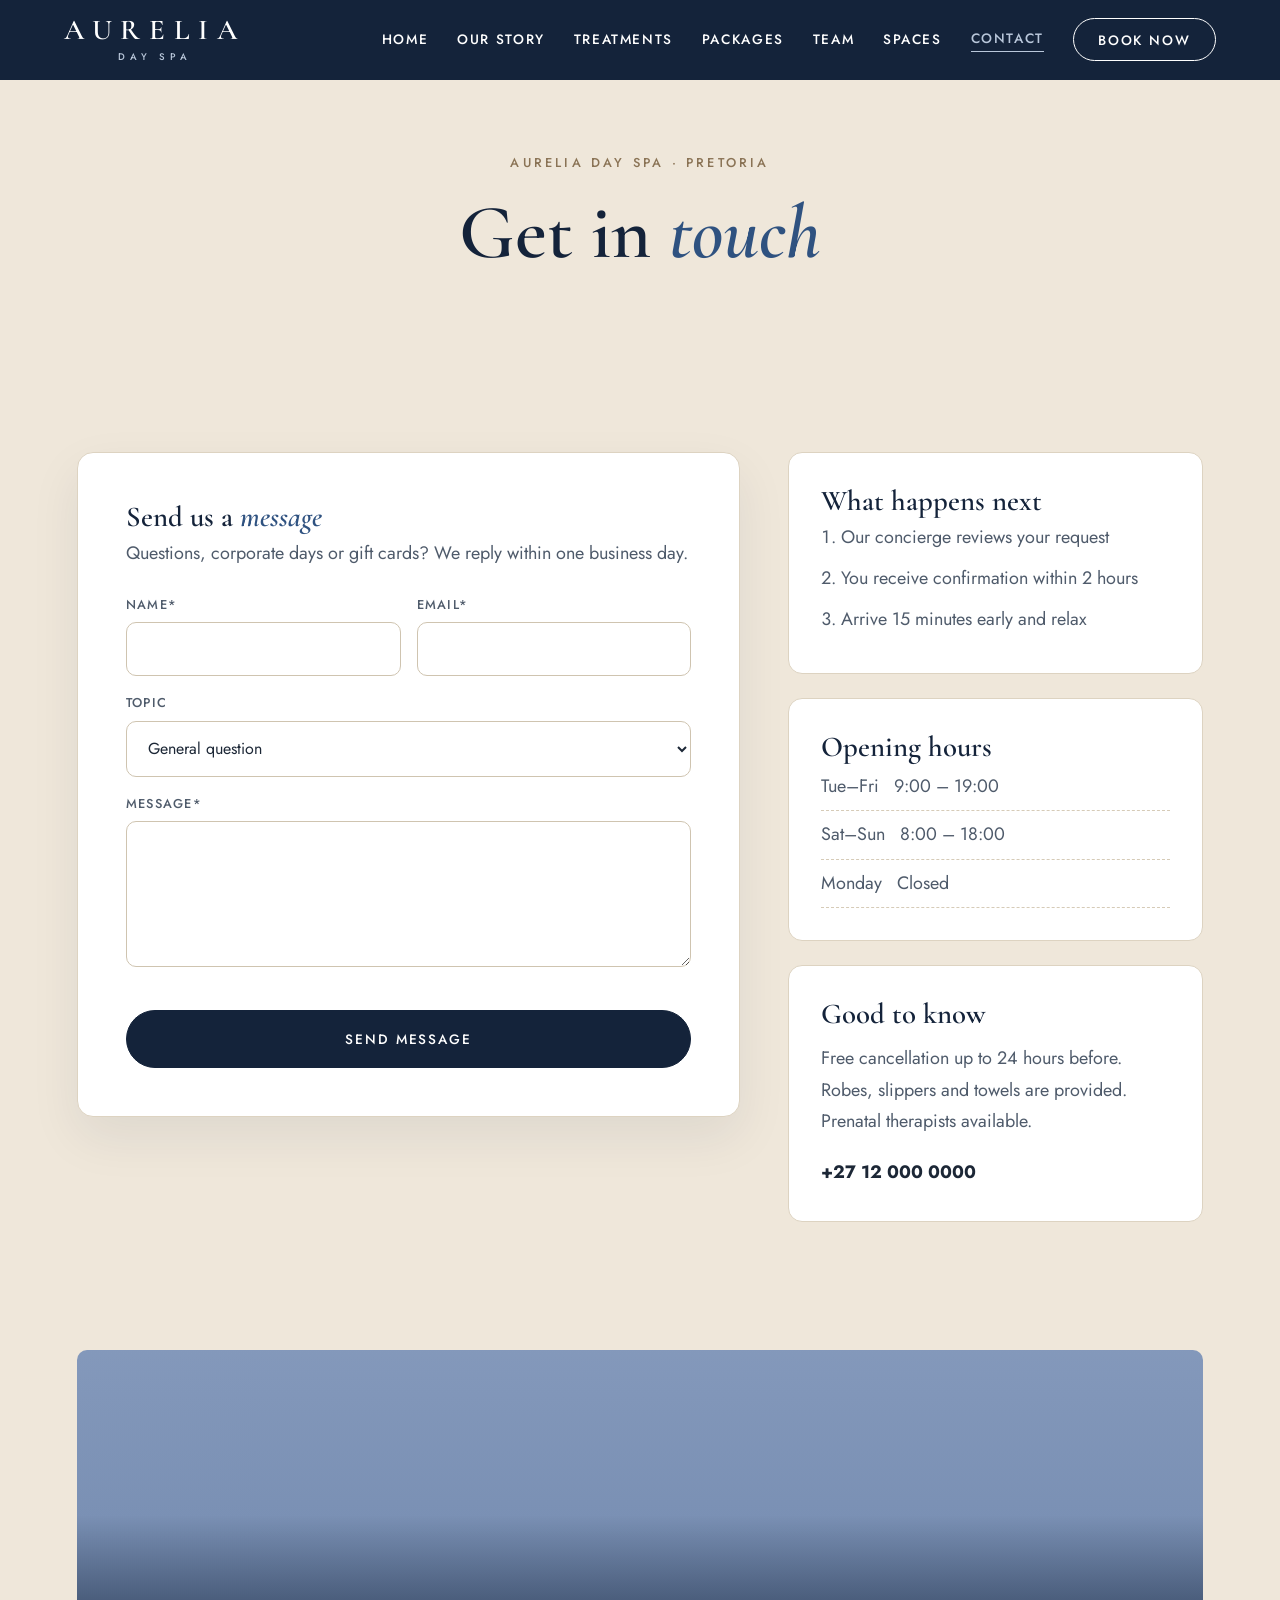
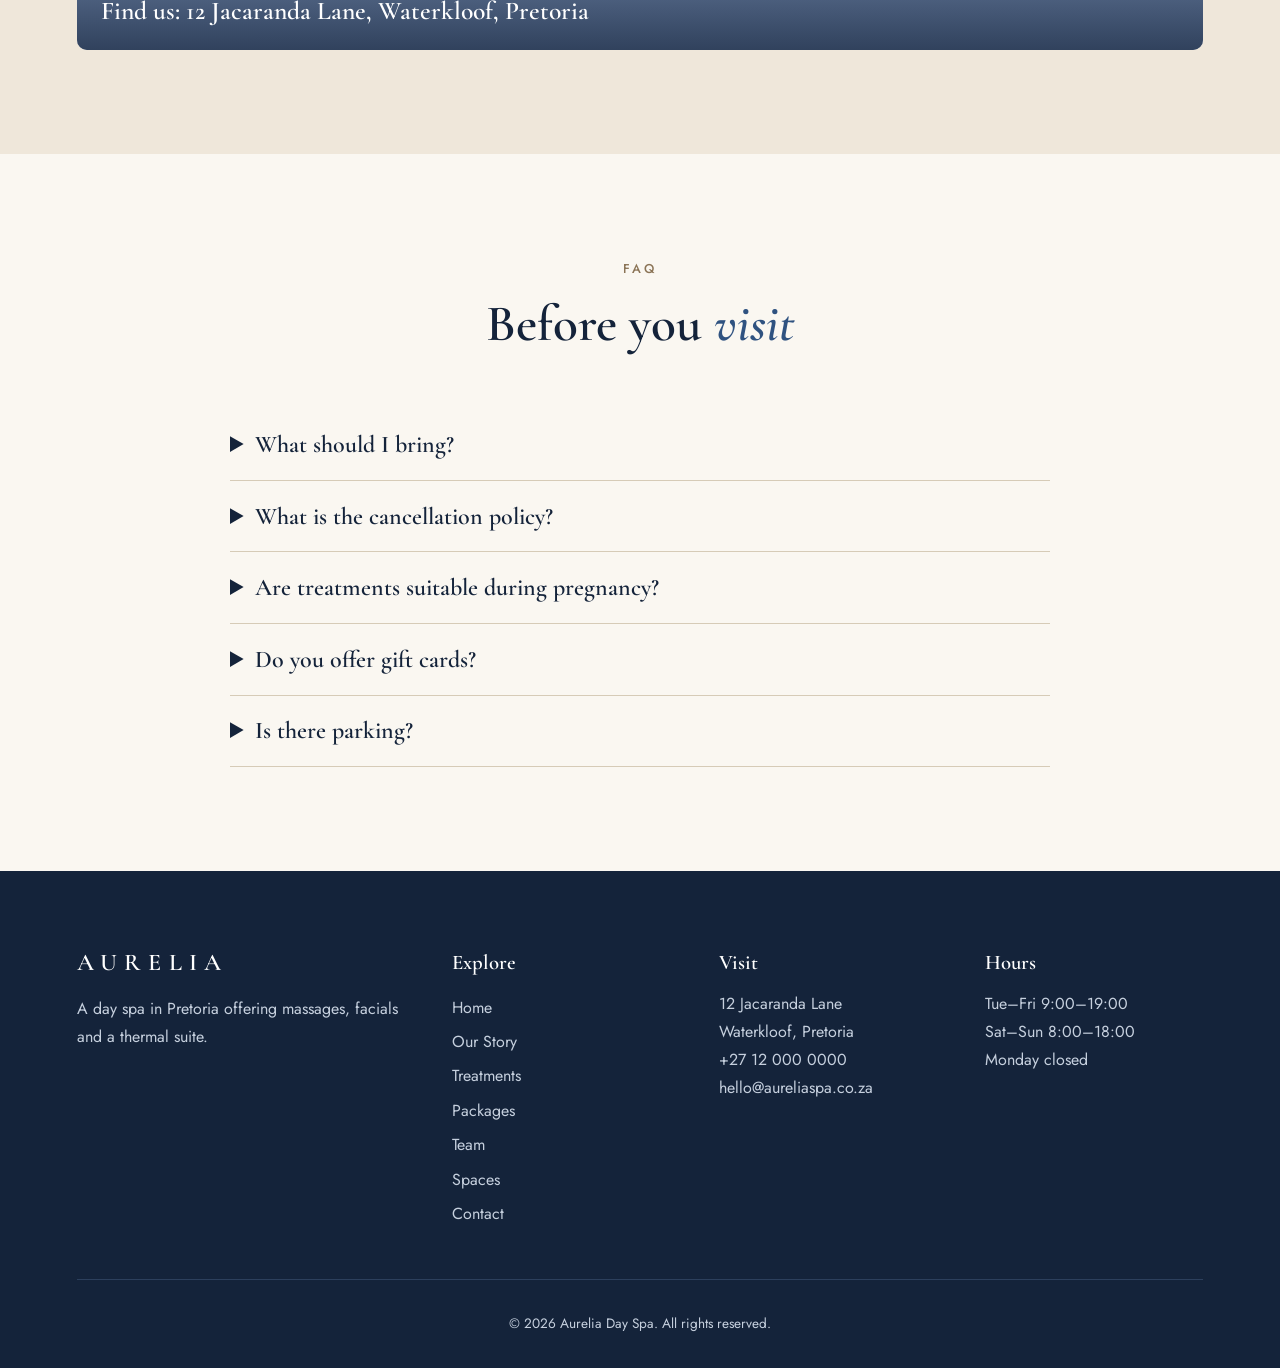
<file: contact.html>
<!DOCTYPE html><html lang="en"><head><meta charset="utf-8"><meta name="viewport" content="width=device-width,initial-scale=1"><title>Contact | Aurelia Day Spa</title><meta name="description" content="Aurelia Day Spa: massages, facials and a thermal suite in Pretoria."><link rel="stylesheet" href="style.css"></head><body>
<header><a class="logo" href="index.html">Aurelia<small>DAY SPA</small></a><button class="burger" aria-label="Menu">&#9776;</button><nav><a href="index.html">Home</a><a href="about.html">Our Story</a><a href="services.html">Treatments</a><a href="packages.html">Packages</a><a href="team.html">Team</a><a href="gallery.html">Spaces</a><a href="contact.html" class=cur>Contact</a><a class="btn" href="booking.html">Book Now</a></nav></header>
<div class="hero page-hero"><div><span class="eyebrow">Aurelia Day Spa &middot; Pretoria</span><h1>Get in <em>touch</em></h1></div></div><section class="sand"><div class="fw"><form action="https://api.web3forms.com/submit" method="POST"><input type="hidden" name="access_key" value="YOUR_WEB3FORMS_KEY"><h3>Send us a <em>message</em></h3><p class="sub">Questions, corporate days or gift cards? We reply within one business day.</p><div class="f2"><label class="l">Name*<input name="name" required></label><label class="l">Email*<input type="email" name="email" required></label></div><label class="l">Topic<select name="topic"><option>General question</option><option>Gift cards</option><option>Corporate or group event</option><option>Membership</option><option>Feedback</option></select></label><label class="l">Message*<textarea name="message" rows="5" required></textarea></label><p class="err"></p><button class="btn fill">Send Message</button></form><div class="side"><div class="card"><h3>What happens next</h3><ol><li>Our concierge reviews your request</li><li>You receive confirmation within 2 hours</li><li>Arrive 15 minutes early and relax</li></ol></div><div class="card"><h3>Opening hours</h3><ul><li>Tue&ndash;Fri &nbsp; 9:00 &ndash; 19:00</li><li>Sat&ndash;Sun &nbsp; 8:00 &ndash; 18:00</li><li>Monday &nbsp; Closed</li></ul></div><div class="card"><h3>Good to know</h3><p>Free cancellation up to 24 hours before. Robes, slippers and towels are provided. Prenatal therapists available.</p><b>+27 12 000 0000</b></div></div></div></section><section style="padding-top:0" class="sand"><div class="art a4 wrap" style="min-height:300px;border-radius:10px;max-width:1200px;margin:auto">Find us: 12 Jacaranda Lane, Waterkloof, Pretoria</div></section><section class=""><div class="center rv"><span class="eyebrow">FAQ</span><h2>Before you <em>visit</em></h2></div><details><summary>What should I bring?</summary><p>Just yourself. Robes, slippers, towels and amenities are provided.</p></details><details><summary>What is the cancellation policy?</summary><p>Free cancellation up to 24 hours before your appointment.</p></details><details><summary>Are treatments suitable during pregnancy?</summary><p>Yes. Our prenatal therapists are specially trained. Please mention it when booking.</p></details><details><summary>Do you offer gift cards?</summary><p>Yes, for any treatment or an open value. Ask our concierge or use the contact form.</p></details><details><summary>Is there parking?</summary><p>Complimentary secure parking is available on site.</p></details></section>
<footer><div class="fg"><div><span class="logo">Aurelia</span><p style="margin-top:1rem">A day spa in Pretoria offering massages, facials and a thermal suite.</p></div><div><h4>Explore</h4><a href="index.html">Home</a><a href="about.html">Our Story</a><a href="services.html">Treatments</a><a href="packages.html">Packages</a><a href="team.html">Team</a><a href="gallery.html">Spaces</a><a href="contact.html">Contact</a></div><div><h4>Visit</h4><p>12 Jacaranda Lane<br>Waterkloof, Pretoria</p><p>+27 12 000 0000<br>hello@aureliaspa.co.za</p></div><div><h4>Hours</h4><p>Tue&ndash;Fri 9:00&ndash;19:00<br>Sat&ndash;Sun 8:00&ndash;18:00<br>Monday closed</p></div></div><p class="cp">&copy; 2026 Aurelia Day Spa. All rights reserved.</p></footer><script src="script.js"></script></body></html>
</file>
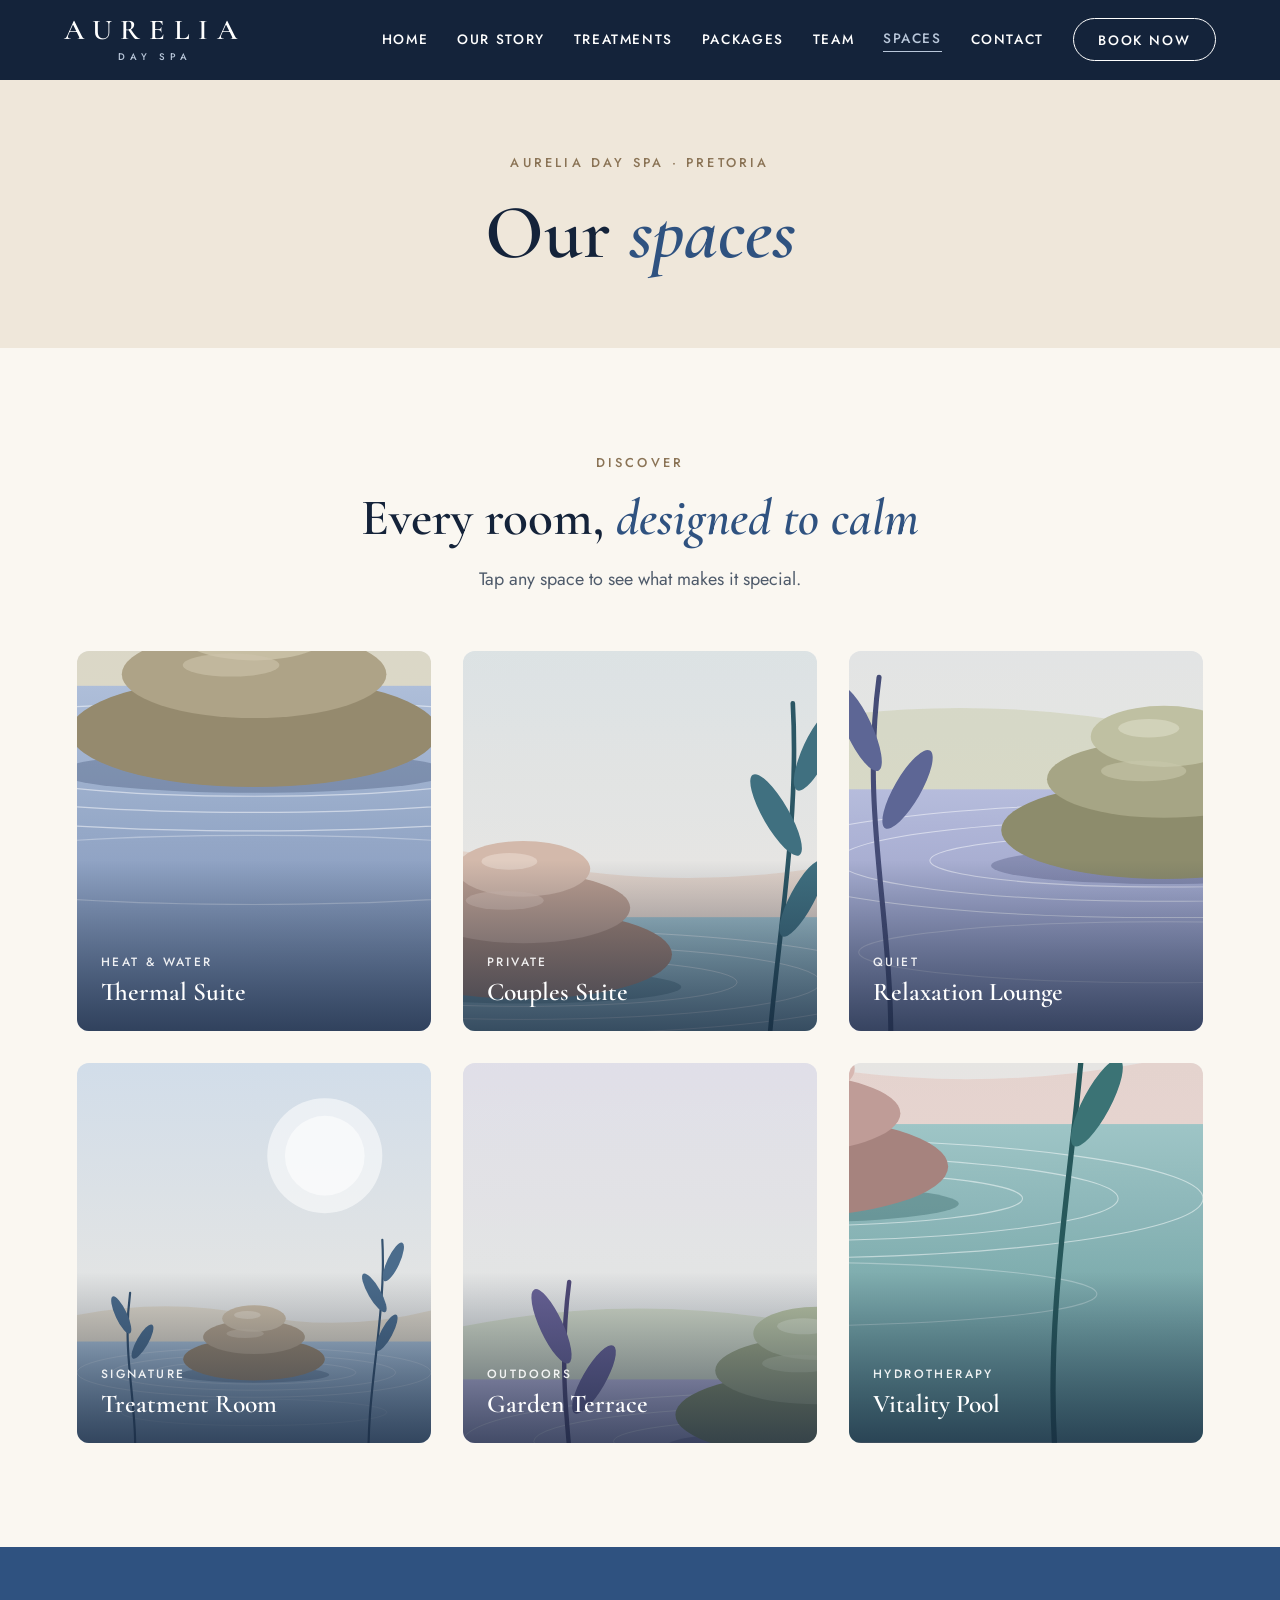
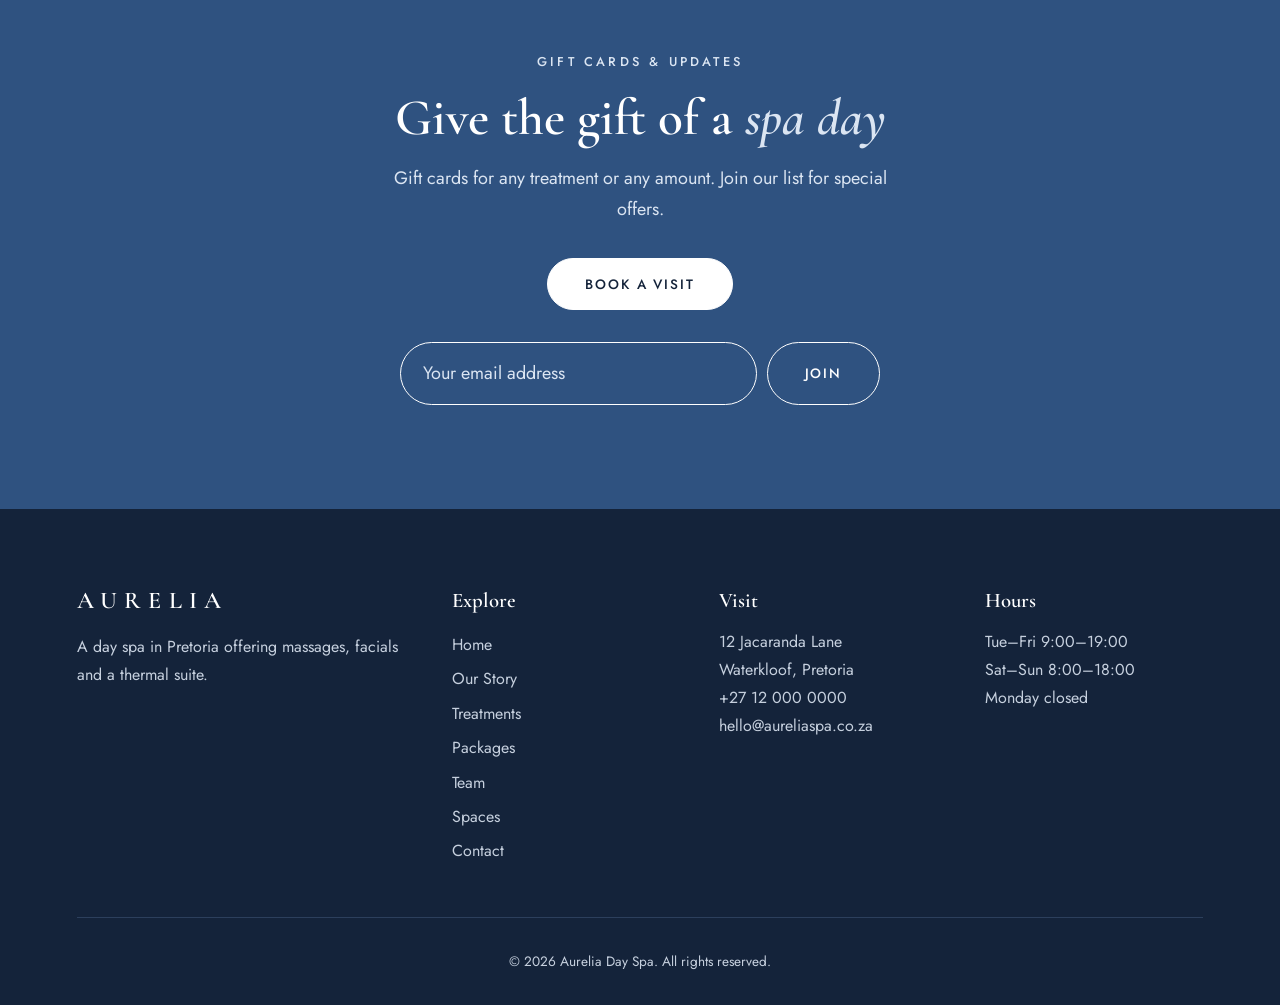
<file: gallery.html>
<!DOCTYPE html><html lang="en"><head><meta charset="utf-8"><meta name="viewport" content="width=device-width,initial-scale=1"><title>Spaces | Aurelia Day Spa</title><meta name="description" content="Aurelia Day Spa: massages, facials and a thermal suite in Pretoria."><link rel="stylesheet" href="style.css"></head><body>
<header><a class="logo" href="index.html">Aurelia<small>DAY SPA</small></a><button class="burger" aria-label="Menu">&#9776;</button><nav><a href="index.html">Home</a><a href="about.html">Our Story</a><a href="services.html">Treatments</a><a href="packages.html">Packages</a><a href="team.html">Team</a><a href="gallery.html" class=cur>Spaces</a><a href="contact.html">Contact</a><a class="btn" href="booking.html">Book Now</a></nav></header>
<div class="hero page-hero"><div><span class="eyebrow">Aurelia Day Spa &middot; Pretoria</span><h1>Our <em>spaces</em></h1></div></div><section class=""><div class="center rv"><span class="eyebrow">Discover</span><h2>Every room, <em>designed to calm</em></h2><p>Tap any space to see what makes it special.</p></div><div class="grid wrap"><button class="tile art a4 rv" data-t="Thermal Suite" data-k="Heat & Water" data-d="Sauna, aromatic steam and a vitality plunge pool, included with every day package. Designed in warm stone and low amber light." data-f="Finnish sauna|Aromatic steam room|Cold plunge|Chilled towels & infused water" data-c="a4"><div><span>Heat & Water</span>Thermal Suite</div></button><button class="tile art a3 rv" data-t="Couples Suite" data-k="Private" data-d="A candlelit suite with twin treatment beds, a soaking tub and a private terrace for two." data-f="Twin treatment beds|Private soaking tub|Champagne on arrival|Private terrace" data-c="a3"><div><span>Private</span>Couples Suite</div></button><button class="tile art a2 rv" data-t="Relaxation Lounge" data-k="Quiet" data-d="Deep chairs, herbal teas and a quiet rule. Where you can rest after your treatment." data-f="Silent-zone seating|Herbal tea bar|Light seasonal lunch|Complimentary robes" data-c="a2"><div><span>Quiet</span>Relaxation Lounge</div></button><button class="tile art a1 rv" data-t="Treatment Room" data-k="Signature" data-d="Heated beds, dimmable light and a scent chosen for you at check-in." data-f="Heated beds|Custom aromas|Sound-treated walls|Private dressing area" data-c="a1"><div><span>Signature</span>Treatment Room</div></button><button class="tile art a5 rv" data-t="Garden Terrace" data-k="Outdoors" data-d="A walled garden of olive trees and water, ideal for bridal groups and slow afternoons." data-f="Shaded daybeds|Mocktail service|Bridal party seating|Evening candle lighting" data-c="a5"><div><span>Outdoors</span>Garden Terrace</div></button><button class="tile art a6 rv" data-t="Vitality Pool" data-k="Hydrotherapy" data-d="A mineral-rich heated pool with hydro jets, lit by lanterns after dusk." data-f="Heated to 34°C|Hydro jets|Lantern-lit evenings|Poolside service" data-c="a6"><div><span>Hydrotherapy</span>Vitality Pool</div></button></div></section><section class="band"><span class="eyebrow">Gift Cards &amp; Updates</span><h2>Give the gift of a <em>spa day</em></h2><p>Gift cards for any treatment or any amount. Join our list for special offers.</p><a class="btn fill" href="booking.html">Book a Visit</a><div class="news"><input type="email" placeholder="Your email address" aria-label="Email"><button class="btn">Join</button></div></section>
<footer><div class="fg"><div><span class="logo">Aurelia</span><p style="margin-top:1rem">A day spa in Pretoria offering massages, facials and a thermal suite.</p></div><div><h4>Explore</h4><a href="index.html">Home</a><a href="about.html">Our Story</a><a href="services.html">Treatments</a><a href="packages.html">Packages</a><a href="team.html">Team</a><a href="gallery.html">Spaces</a><a href="contact.html">Contact</a></div><div><h4>Visit</h4><p>12 Jacaranda Lane<br>Waterkloof, Pretoria</p><p>+27 12 000 0000<br>hello@aureliaspa.co.za</p></div><div><h4>Hours</h4><p>Tue&ndash;Fri 9:00&ndash;19:00<br>Sat&ndash;Sun 8:00&ndash;18:00<br>Monday closed</p></div></div><p class="cp">&copy; 2026 Aurelia Day Spa. All rights reserved.</p></footer><script src="script.js"></script></body></html>
</file>
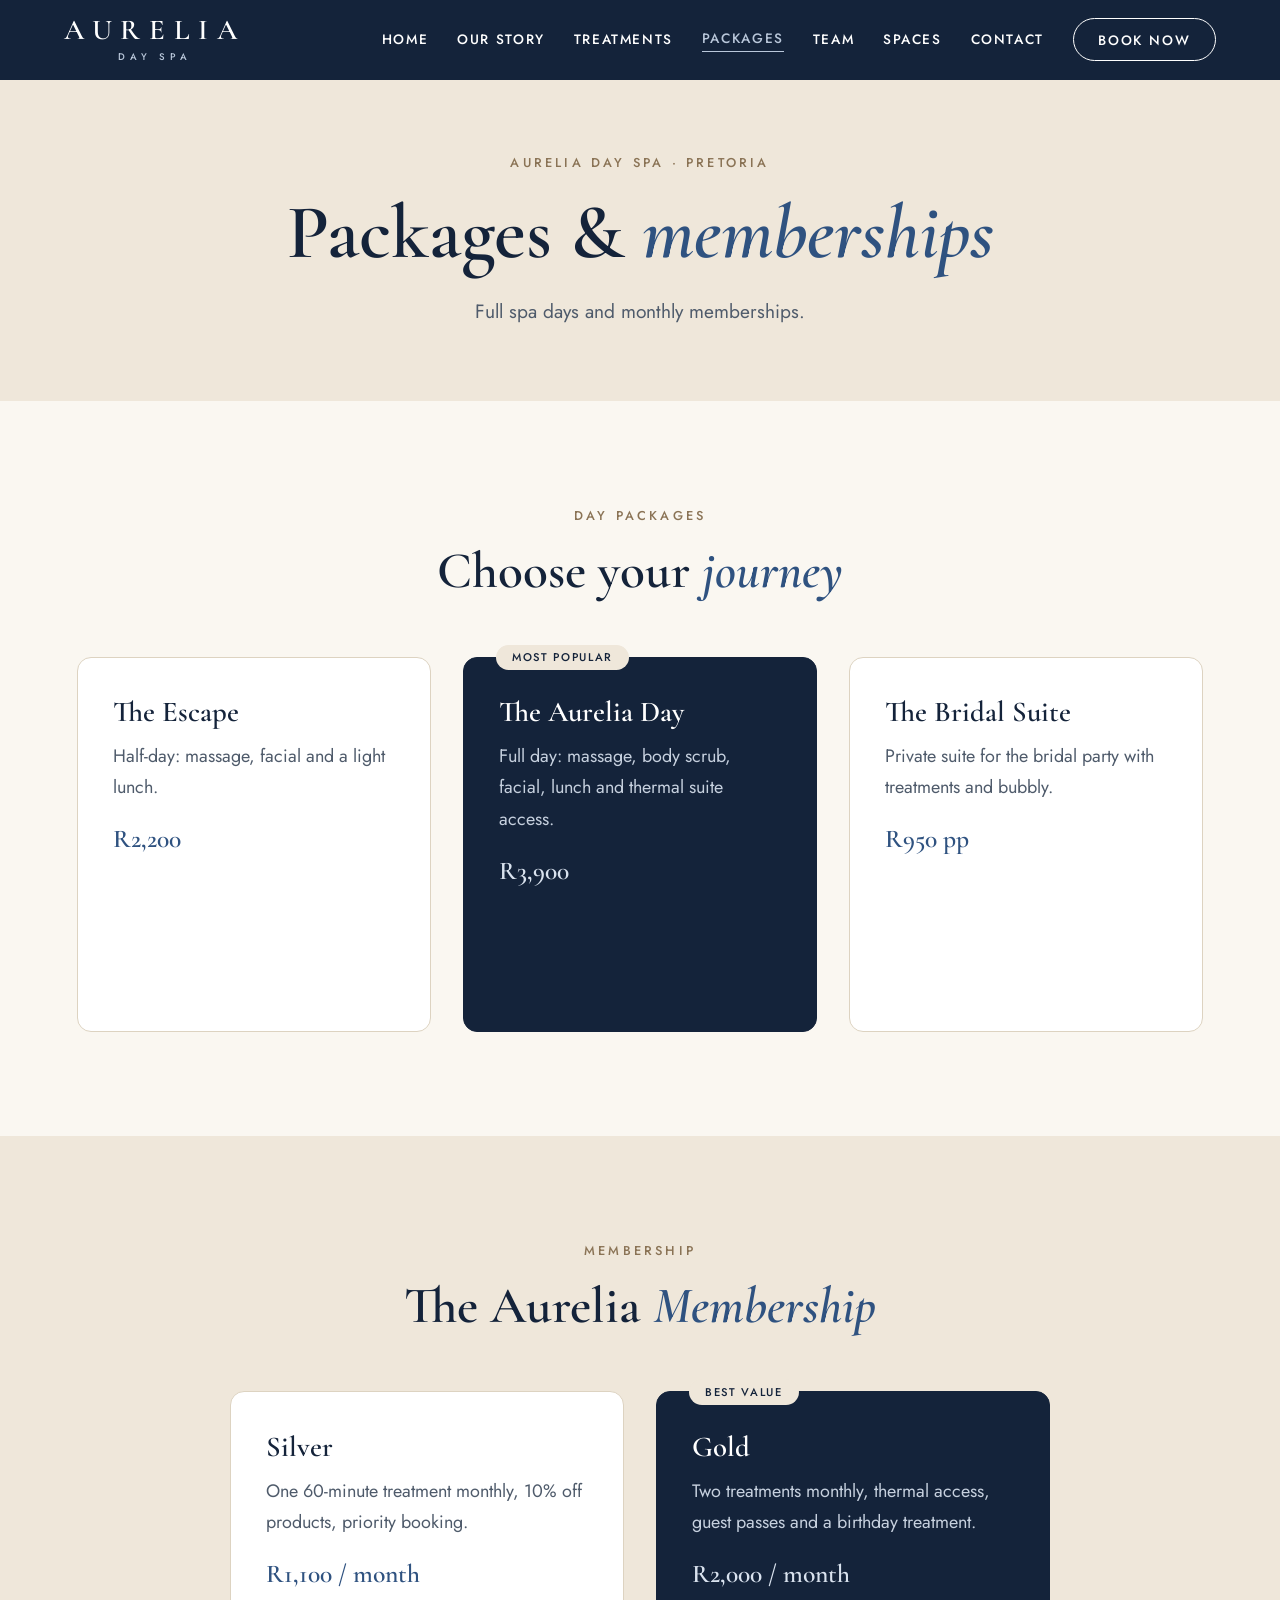
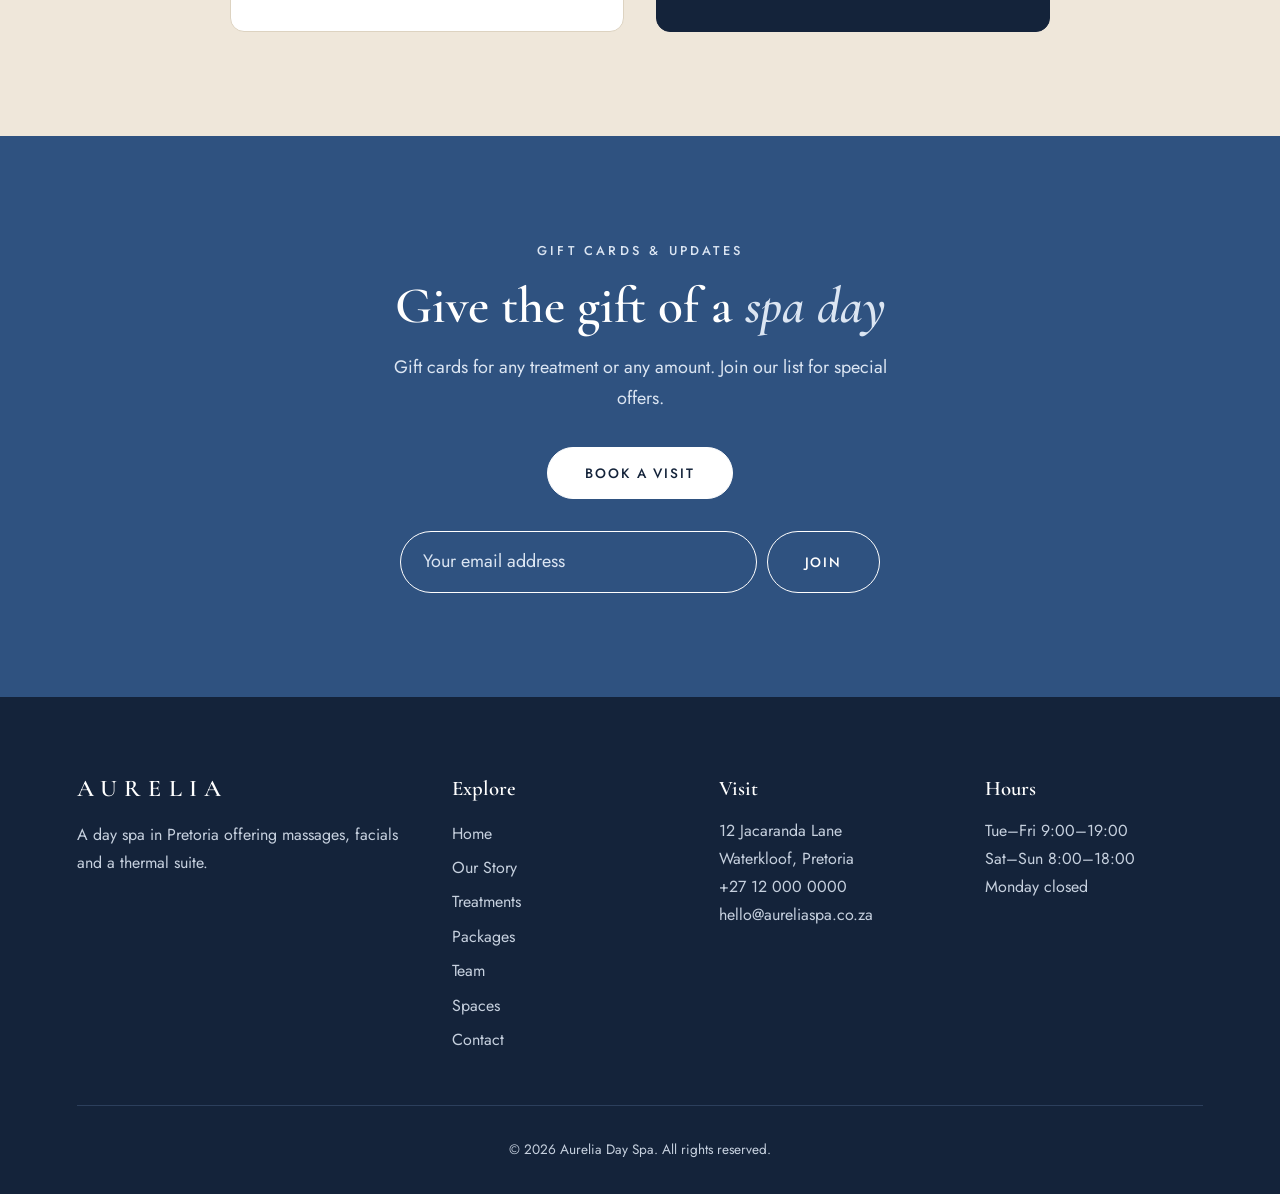
<file: packages.html>
<!DOCTYPE html><html lang="en"><head><meta charset="utf-8"><meta name="viewport" content="width=device-width,initial-scale=1"><title>Packages | Aurelia Day Spa</title><meta name="description" content="Aurelia Day Spa: massages, facials and a thermal suite in Pretoria."><link rel="stylesheet" href="style.css"></head><body>
<header><a class="logo" href="index.html">Aurelia<small>DAY SPA</small></a><button class="burger" aria-label="Menu">&#9776;</button><nav><a href="index.html">Home</a><a href="about.html">Our Story</a><a href="services.html">Treatments</a><a href="packages.html" class=cur>Packages</a><a href="team.html">Team</a><a href="gallery.html">Spaces</a><a href="contact.html">Contact</a><a class="btn" href="booking.html">Book Now</a></nav></header>
<div class="hero page-hero"><div><span class="eyebrow">Aurelia Day Spa &middot; Pretoria</span><h1>Packages &amp; <em>memberships</em></h1><p>Full spa days and monthly memberships.</p></div></div><section class=""><div class="center rv"><span class="eyebrow">Day Packages</span><h2>Choose your <em>journey</em></h2></div><div class="grid wrap"><div class="card rv "><h3>The Escape</h3><p>Half-day: massage, facial and a light lunch.</p><span class="price">R2,200</span><br><br><a class="btn dk bk" href="booking.html">Book this</a></div><div class="card rv feat"><span class=tag>Most popular</span><h3>The Aurelia Day</h3><p>Full day: massage, body scrub, facial, lunch and thermal suite access.</p><span class="price">R3,900</span><br><br><a class="btn dk bk" href="booking.html">Book this</a></div><div class="card rv "><h3>The Bridal Suite</h3><p>Private suite for the bridal party with treatments and bubbly.</p><span class="price">R950 pp</span><br><br><a class="btn dk bk" href="booking.html">Book this</a></div></div></section><section class="sand"><div class="center rv"><span class="eyebrow">Membership</span><h2>The Aurelia <em>Membership</em></h2></div><div class="grid wrap" style="max-width:820px"><div class="card rv"><h3>Silver</h3><p>One 60-minute treatment monthly, 10% off products, priority booking.</p><span class="price">R1,100 / month</span></div><div class="card rv feat"><span class="tag">Best value</span><h3>Gold</h3><p>Two treatments monthly, thermal access, guest passes and a birthday treatment.</p><span class="price">R2,000 / month</span></div></div></section><section class="band"><span class="eyebrow">Gift Cards &amp; Updates</span><h2>Give the gift of a <em>spa day</em></h2><p>Gift cards for any treatment or any amount. Join our list for special offers.</p><a class="btn fill" href="booking.html">Book a Visit</a><div class="news"><input type="email" placeholder="Your email address" aria-label="Email"><button class="btn">Join</button></div></section>
<footer><div class="fg"><div><span class="logo">Aurelia</span><p style="margin-top:1rem">A day spa in Pretoria offering massages, facials and a thermal suite.</p></div><div><h4>Explore</h4><a href="index.html">Home</a><a href="about.html">Our Story</a><a href="services.html">Treatments</a><a href="packages.html">Packages</a><a href="team.html">Team</a><a href="gallery.html">Spaces</a><a href="contact.html">Contact</a></div><div><h4>Visit</h4><p>12 Jacaranda Lane<br>Waterkloof, Pretoria</p><p>+27 12 000 0000<br>hello@aureliaspa.co.za</p></div><div><h4>Hours</h4><p>Tue&ndash;Fri 9:00&ndash;19:00<br>Sat&ndash;Sun 8:00&ndash;18:00<br>Monday closed</p></div></div><p class="cp">&copy; 2026 Aurelia Day Spa. All rights reserved.</p></footer><script src="script.js"></script></body></html>
</file>
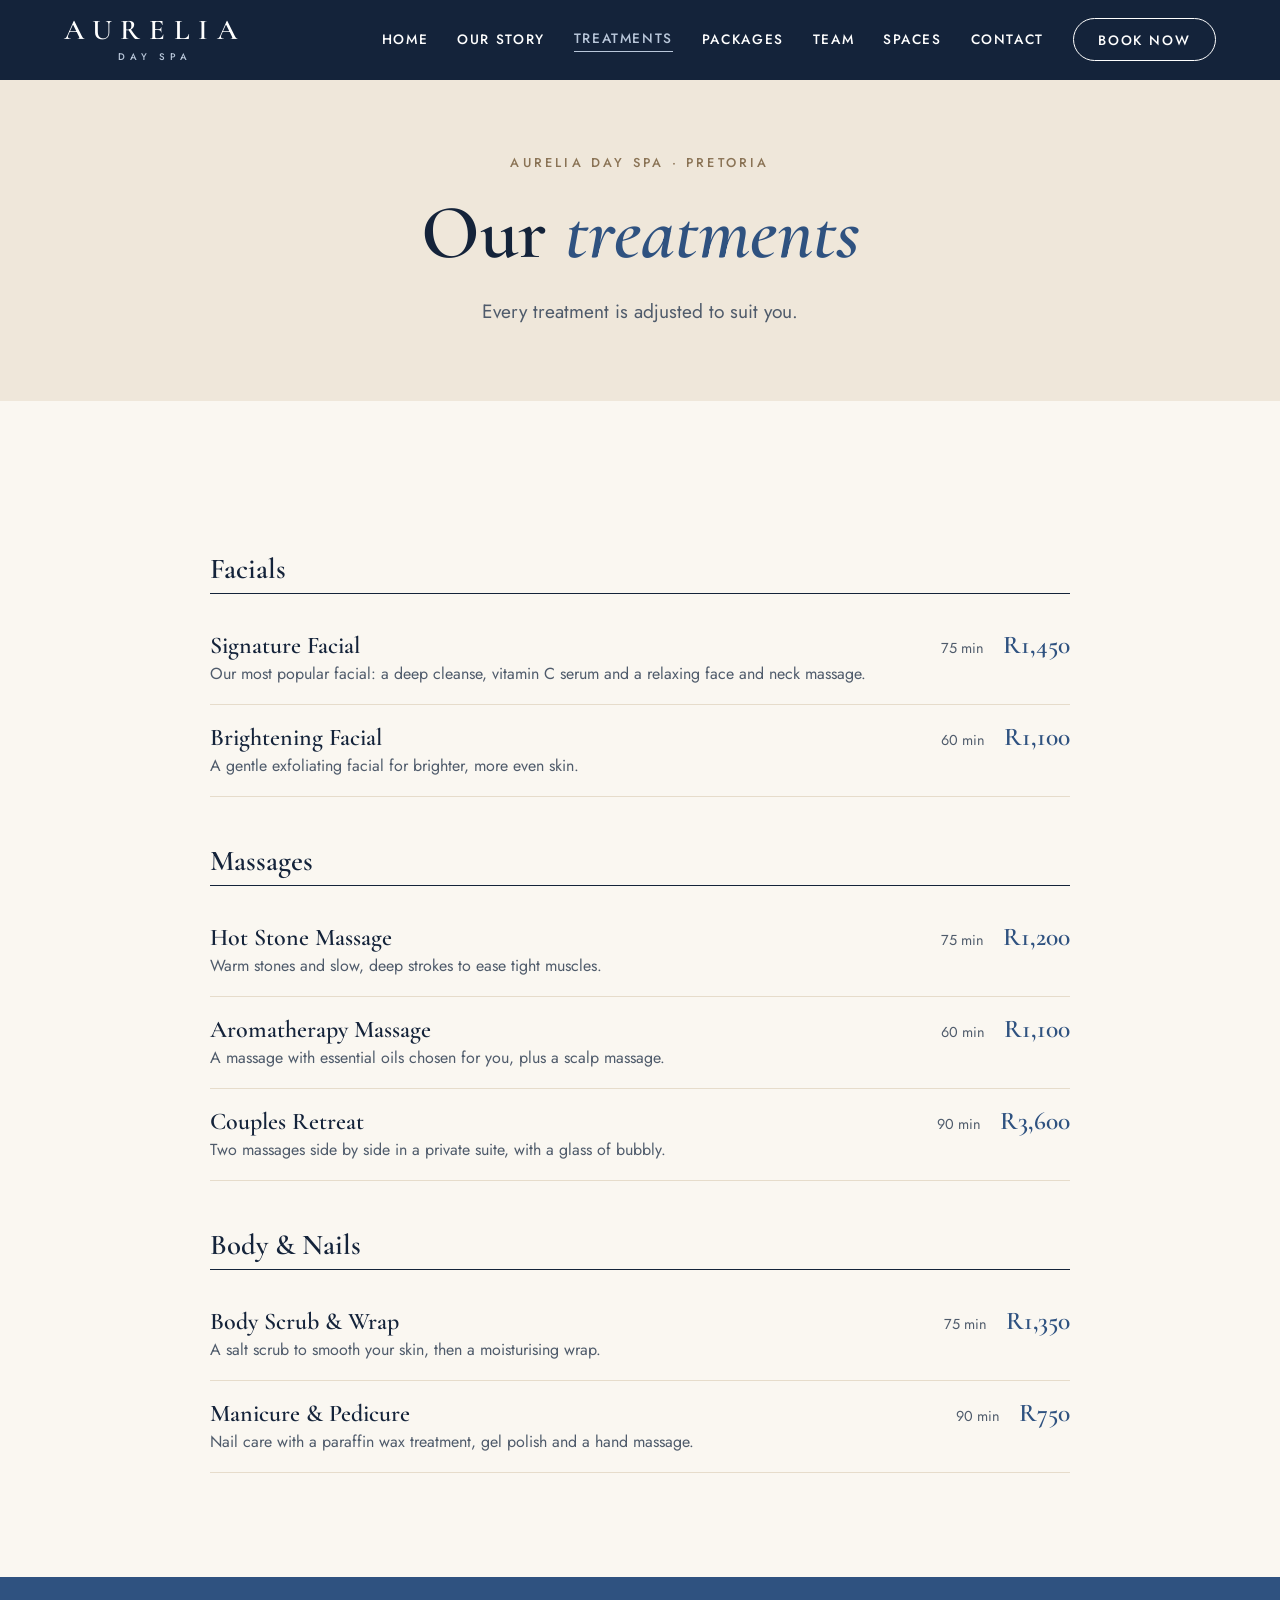
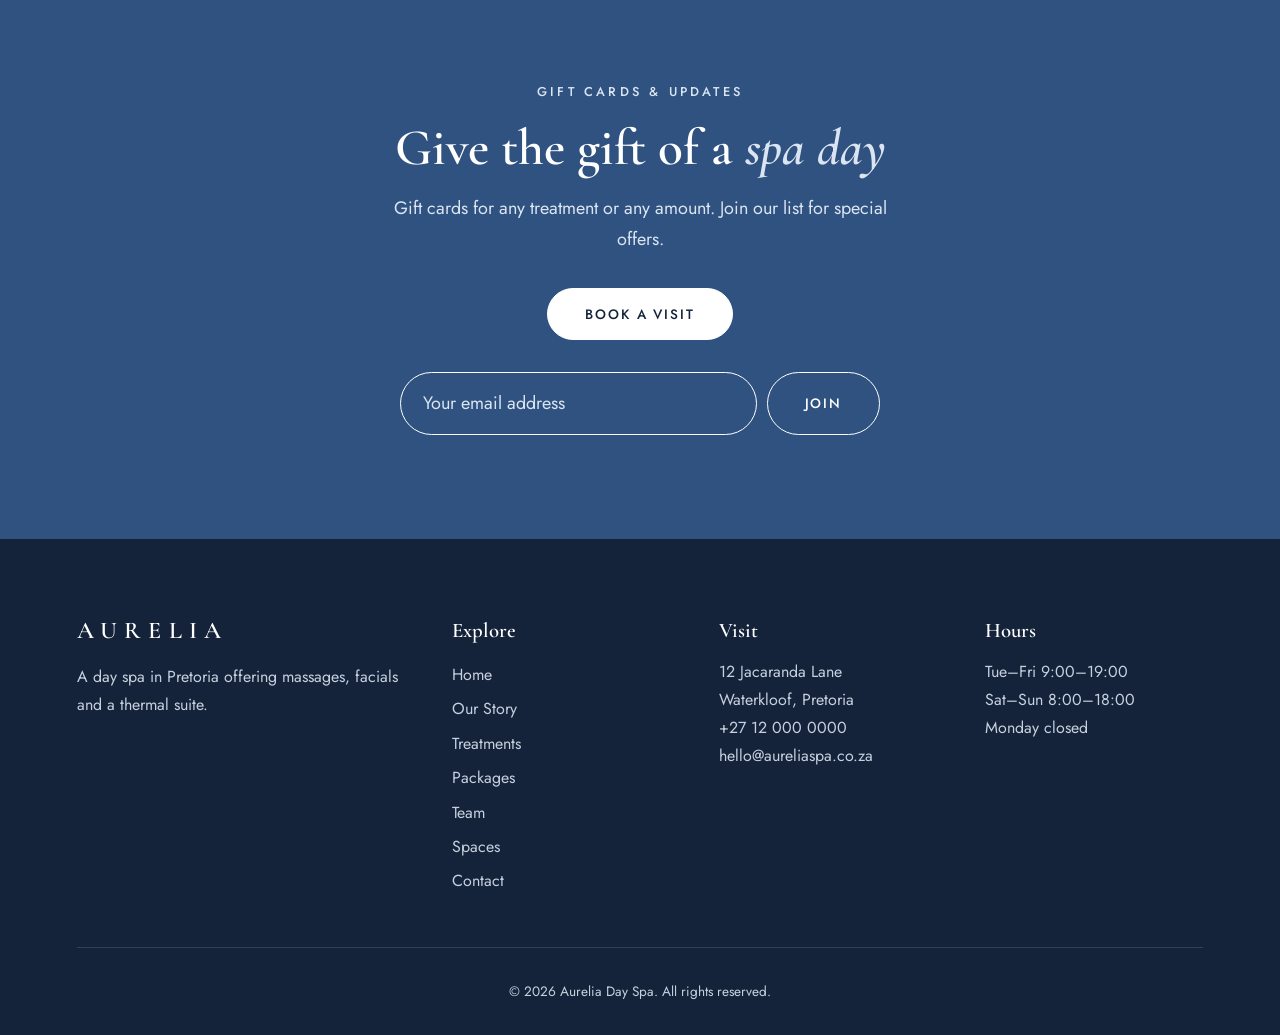
<file: services.html>
<!DOCTYPE html><html lang="en"><head><meta charset="utf-8"><meta name="viewport" content="width=device-width,initial-scale=1"><title>Treatments | Aurelia Day Spa</title><meta name="description" content="Aurelia Day Spa: massages, facials and a thermal suite in Pretoria."><link rel="stylesheet" href="style.css"></head><body>
<header><a class="logo" href="index.html">Aurelia<small>DAY SPA</small></a><button class="burger" aria-label="Menu">&#9776;</button><nav><a href="index.html">Home</a><a href="about.html">Our Story</a><a href="services.html" class=cur>Treatments</a><a href="packages.html">Packages</a><a href="team.html">Team</a><a href="gallery.html">Spaces</a><a href="contact.html">Contact</a><a class="btn" href="booking.html">Book Now</a></nav></header>
<div class="hero page-hero"><div><span class="eyebrow">Aurelia Day Spa &middot; Pretoria</span><h1>Our <em>treatments</em></h1><p>Every treatment is adjusted to suit you.</p></div></div><section><div class="menu wrap" style="max-width:860px"><h3>Facials</h3><div class="row"><div><h4>Signature Facial</h4><p>Our most popular facial: a deep cleanse, vitamin C serum and a relaxing face and neck massage.</p></div><i>75 min</i><span class="price">R1,450</span></div><div class="row"><div><h4>Brightening Facial</h4><p>A gentle exfoliating facial for brighter, more even skin.</p></div><i>60 min</i><span class="price">R1,100</span></div><h3>Massages</h3><div class="row"><div><h4>Hot Stone Massage</h4><p>Warm stones and slow, deep strokes to ease tight muscles.</p></div><i>75 min</i><span class="price">R1,200</span></div><div class="row"><div><h4>Aromatherapy Massage</h4><p>A massage with essential oils chosen for you, plus a scalp massage.</p></div><i>60 min</i><span class="price">R1,100</span></div><div class="row"><div><h4>Couples Retreat</h4><p>Two massages side by side in a private suite, with a glass of bubbly.</p></div><i>90 min</i><span class="price">R3,600</span></div><h3>Body & Nails</h3><div class="row"><div><h4>Body Scrub & Wrap</h4><p>A salt scrub to smooth your skin, then a moisturising wrap.</p></div><i>75 min</i><span class="price">R1,350</span></div><div class="row"><div><h4>Manicure & Pedicure</h4><p>Nail care with a paraffin wax treatment, gel polish and a hand massage.</p></div><i>90 min</i><span class="price">R750</span></div></div></section><section class="band"><span class="eyebrow">Gift Cards &amp; Updates</span><h2>Give the gift of a <em>spa day</em></h2><p>Gift cards for any treatment or any amount. Join our list for special offers.</p><a class="btn fill" href="booking.html">Book a Visit</a><div class="news"><input type="email" placeholder="Your email address" aria-label="Email"><button class="btn">Join</button></div></section>
<footer><div class="fg"><div><span class="logo">Aurelia</span><p style="margin-top:1rem">A day spa in Pretoria offering massages, facials and a thermal suite.</p></div><div><h4>Explore</h4><a href="index.html">Home</a><a href="about.html">Our Story</a><a href="services.html">Treatments</a><a href="packages.html">Packages</a><a href="team.html">Team</a><a href="gallery.html">Spaces</a><a href="contact.html">Contact</a></div><div><h4>Visit</h4><p>12 Jacaranda Lane<br>Waterkloof, Pretoria</p><p>+27 12 000 0000<br>hello@aureliaspa.co.za</p></div><div><h4>Hours</h4><p>Tue&ndash;Fri 9:00&ndash;19:00<br>Sat&ndash;Sun 8:00&ndash;18:00<br>Monday closed</p></div></div><p class="cp">&copy; 2026 Aurelia Day Spa. All rights reserved.</p></footer><script src="script.js"></script></body></html>
</file>
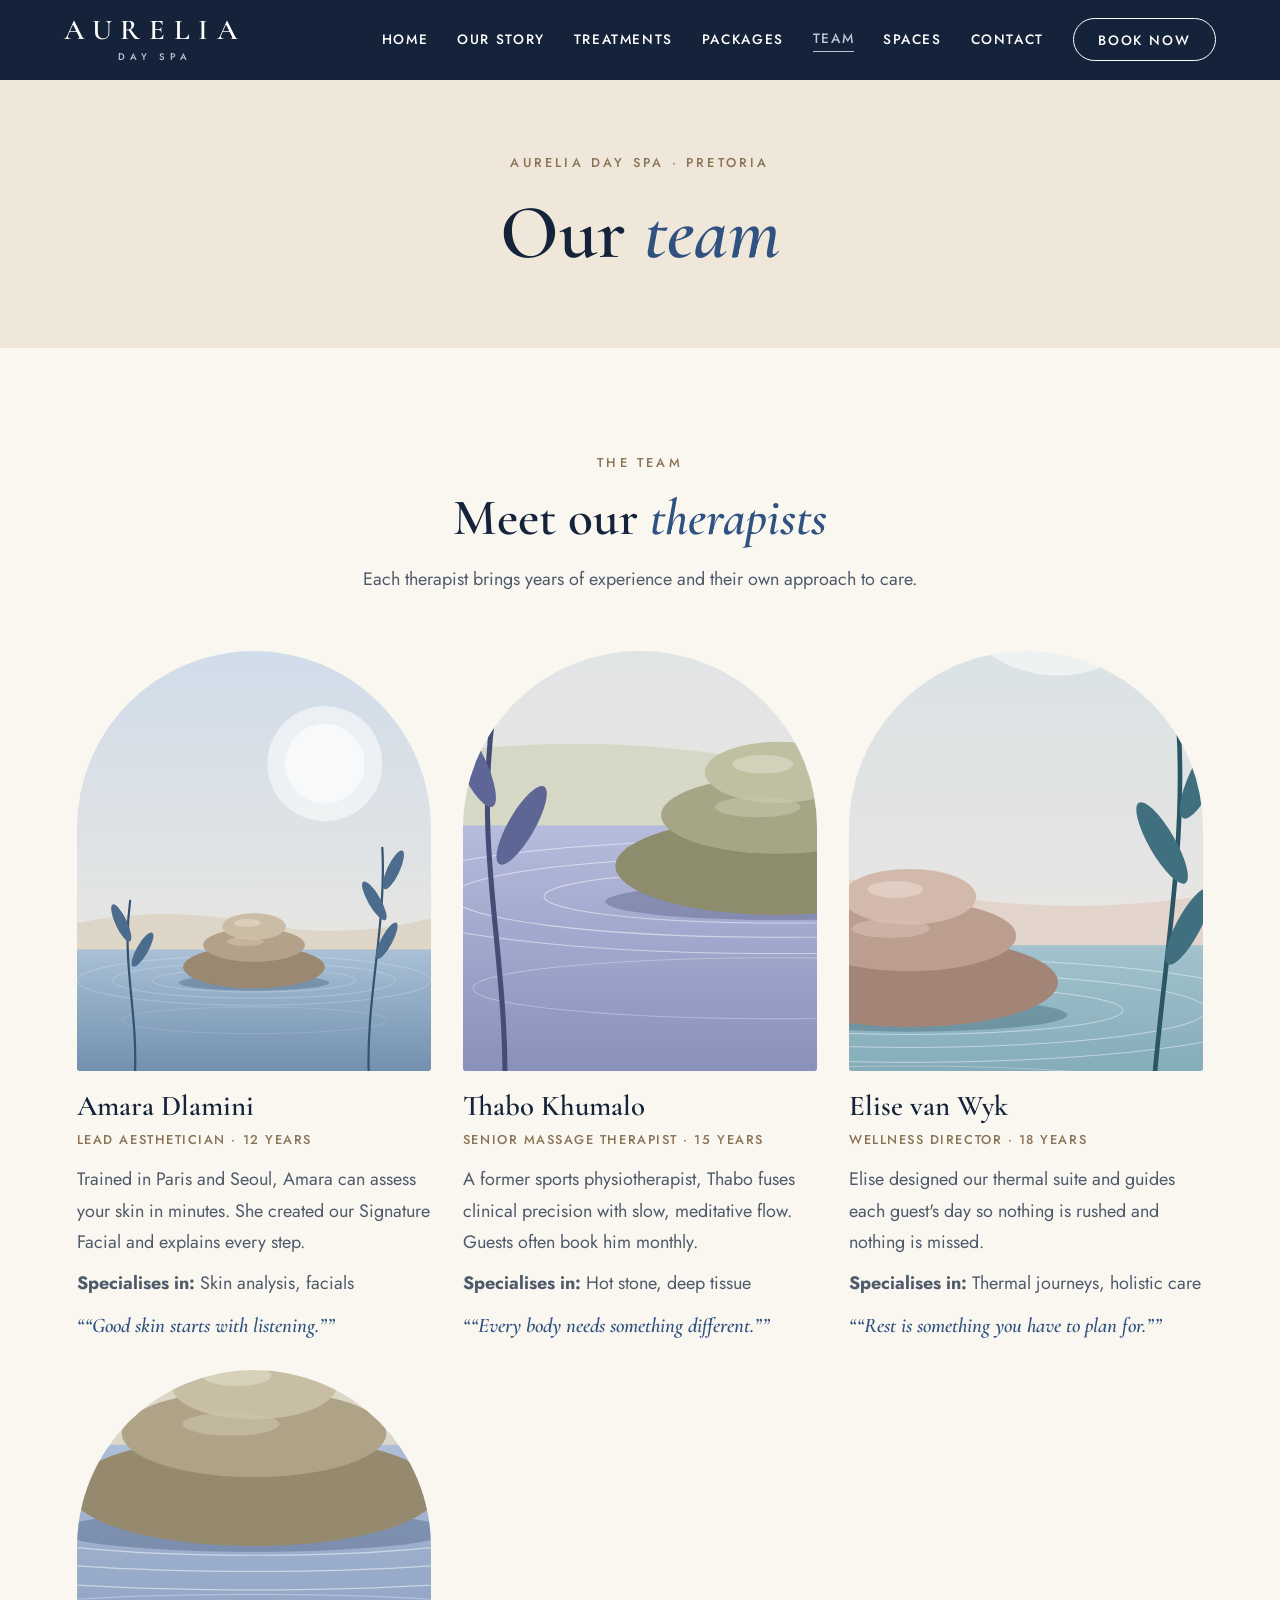
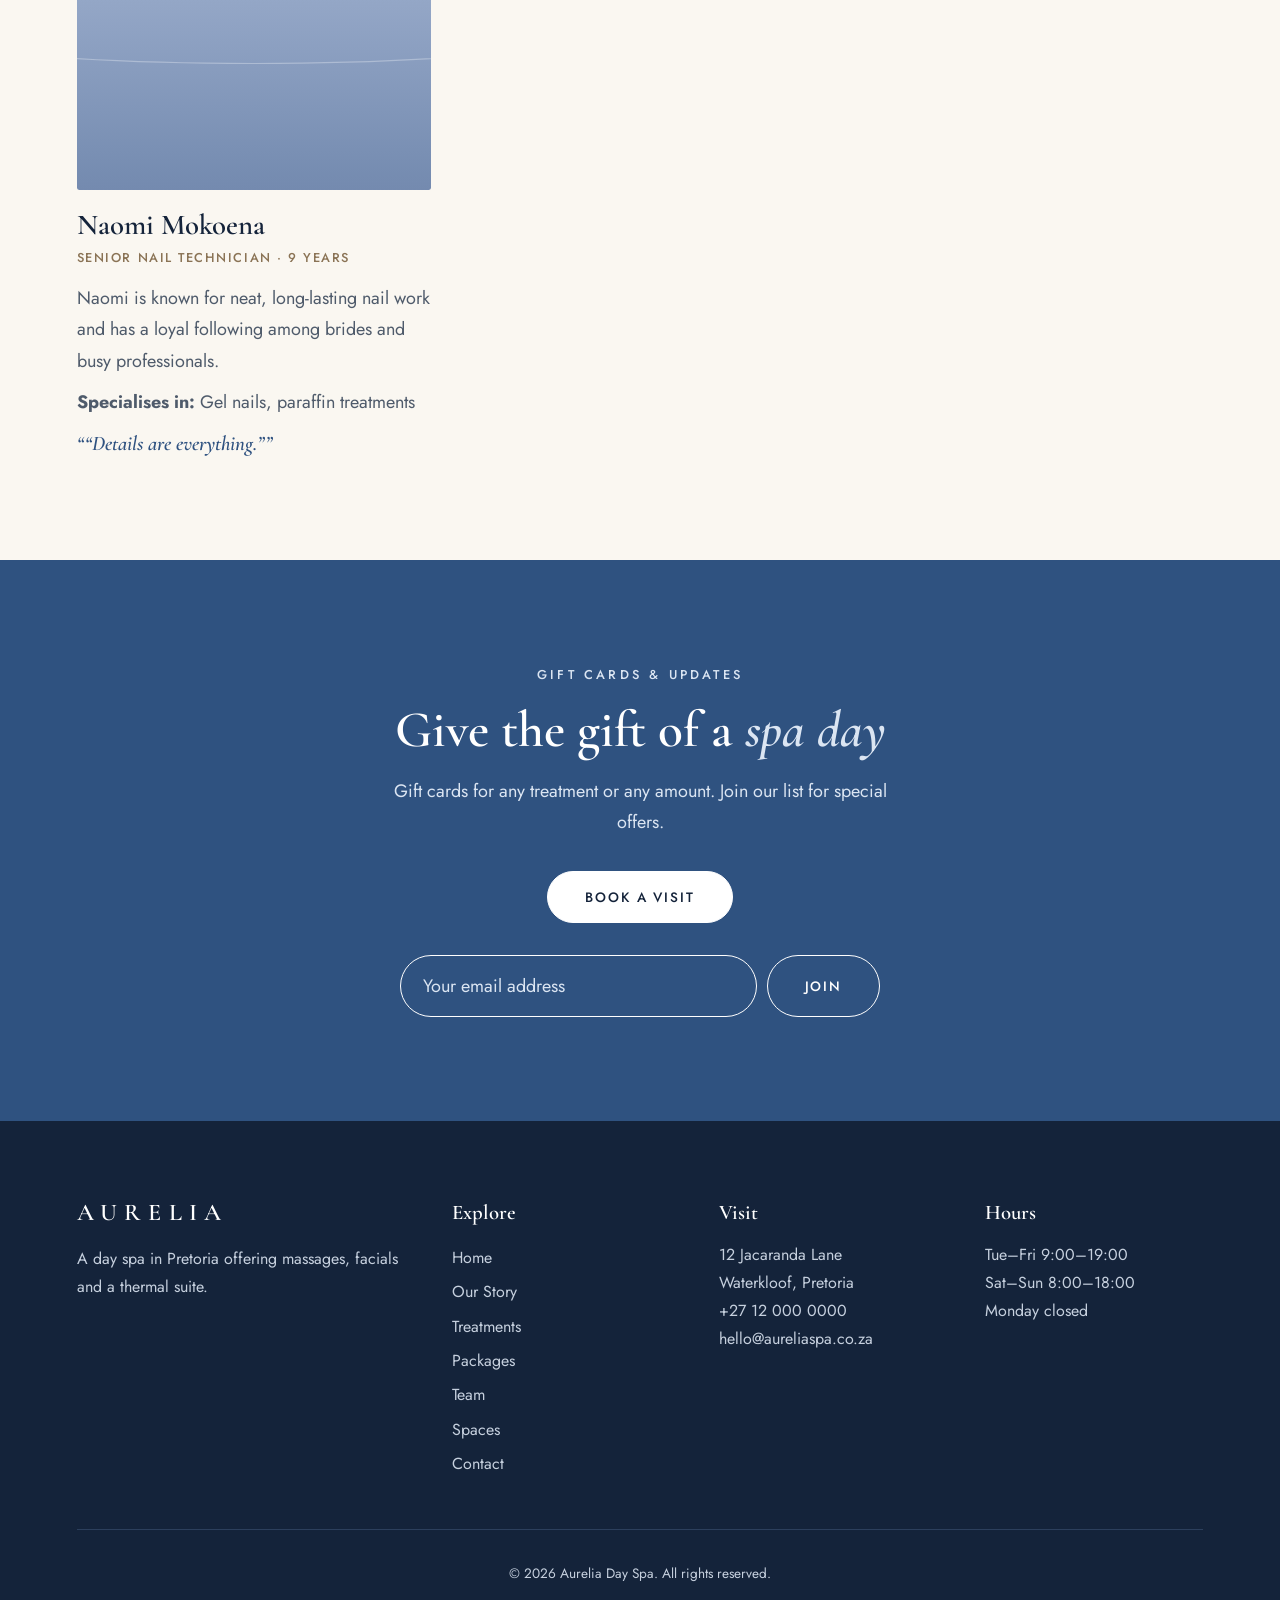
<file: team.html>
<!DOCTYPE html><html lang="en"><head><meta charset="utf-8"><meta name="viewport" content="width=device-width,initial-scale=1"><title>Team | Aurelia Day Spa</title><meta name="description" content="Aurelia Day Spa: massages, facials and a thermal suite in Pretoria."><link rel="stylesheet" href="style.css"></head><body>
<header><a class="logo" href="index.html">Aurelia<small>DAY SPA</small></a><button class="burger" aria-label="Menu">&#9776;</button><nav><a href="index.html">Home</a><a href="about.html">Our Story</a><a href="services.html">Treatments</a><a href="packages.html">Packages</a><a href="team.html" class=cur>Team</a><a href="gallery.html">Spaces</a><a href="contact.html">Contact</a><a class="btn" href="booking.html">Book Now</a></nav></header>
<div class="hero page-hero"><div><span class="eyebrow">Aurelia Day Spa &middot; Pretoria</span><h1>Our <em>team</em></h1></div></div><section class=""><div class="center rv"><span class="eyebrow">The Team</span><h2>Meet our <em>therapists</em></h2><p>Each therapist brings years of experience and their own approach to care.</p></div><div class="grid wrap"><div class="bio rv"><div class="art arch a1"><div></div></div><h3 style="margin-top:1.2rem">Amara Dlamini</h3><small>Lead Aesthetician &middot; 12 years</small><p>Trained in Paris and Seoul, Amara can assess your skin in minutes. She created our Signature Facial and explains every step.</p><p><b>Specialises in:</b> Skin analysis, facials</p><q>&ldquo;Good skin starts with listening.&rdquo;</q></div><div class="bio rv"><div class="art arch a2"><div></div></div><h3 style="margin-top:1.2rem">Thabo Khumalo</h3><small>Senior Massage Therapist &middot; 15 years</small><p>A former sports physiotherapist, Thabo fuses clinical precision with slow, meditative flow. Guests often book him monthly.</p><p><b>Specialises in:</b> Hot stone, deep tissue</p><q>&ldquo;Every body needs something different.&rdquo;</q></div><div class="bio rv"><div class="art arch a3"><div></div></div><h3 style="margin-top:1.2rem">Elise van Wyk</h3><small>Wellness Director &middot; 18 years</small><p>Elise designed our thermal suite and guides each guest's day so nothing is rushed and nothing is missed.</p><p><b>Specialises in:</b> Thermal journeys, holistic care</p><q>&ldquo;Rest is something you have to plan for.&rdquo;</q></div><div class="bio rv"><div class="art arch a4"><div></div></div><h3 style="margin-top:1.2rem">Naomi Mokoena</h3><small>Senior Nail Technician &middot; 9 years</small><p>Naomi is known for neat, long-lasting nail work and has a loyal following among brides and busy professionals.</p><p><b>Specialises in:</b> Gel nails, paraffin treatments</p><q>&ldquo;Details are everything.&rdquo;</q></div></div></section><section class="band"><span class="eyebrow">Gift Cards &amp; Updates</span><h2>Give the gift of a <em>spa day</em></h2><p>Gift cards for any treatment or any amount. Join our list for special offers.</p><a class="btn fill" href="booking.html">Book a Visit</a><div class="news"><input type="email" placeholder="Your email address" aria-label="Email"><button class="btn">Join</button></div></section>
<footer><div class="fg"><div><span class="logo">Aurelia</span><p style="margin-top:1rem">A day spa in Pretoria offering massages, facials and a thermal suite.</p></div><div><h4>Explore</h4><a href="index.html">Home</a><a href="about.html">Our Story</a><a href="services.html">Treatments</a><a href="packages.html">Packages</a><a href="team.html">Team</a><a href="gallery.html">Spaces</a><a href="contact.html">Contact</a></div><div><h4>Visit</h4><p>12 Jacaranda Lane<br>Waterkloof, Pretoria</p><p>+27 12 000 0000<br>hello@aureliaspa.co.za</p></div><div><h4>Hours</h4><p>Tue&ndash;Fri 9:00&ndash;19:00<br>Sat&ndash;Sun 8:00&ndash;18:00<br>Monday closed</p></div></div><p class="cp">&copy; 2026 Aurelia Day Spa. All rights reserved.</p></footer><script src="script.js"></script></body></html>
</file>
<file: style.css>
@import url("https://fonts.googleapis.com/css2?family=Cormorant+Garamond:ital,wght@0,500;0,600;0,700;1,500;1,600&family=Jost:wght@400;500&display=swap");
:root{--navy:#14233a;--blue:#2f5280;--beige:#efe7da;--sand:#e2d7c4;--cream:#faf7f1;--acc:#8a7355;--mut:#4f5b6b}
*{box-sizing:border-box;margin:0;padding:0}html{scroll-behavior:smooth}
body{font:400 18px/1.75 Jost,sans-serif;color:#1c2736;background:var(--cream);-webkit-font-smoothing:antialiased;text-rendering:optimizeLegibility}
h1,h2,h3,h4{font-family:"Cormorant Garamond",serif;font-weight:600;line-height:1.12;color:var(--navy)}
h1{font-size:clamp(2.8rem,6vw,5rem)}h2{font-size:clamp(2.2rem,4vw,3.3rem)}h3{font-size:1.8rem}em{color:var(--blue);font-weight:600}
a{color:inherit;text-decoration:none}
.eyebrow{display:block;letter-spacing:.25em;text-transform:uppercase;font-size:.8rem;font-weight:500;color:var(--acc);margin-bottom:1rem}
header{position:sticky;top:0;z-index:60;display:flex;justify-content:space-between;align-items:center;padding:1rem 5vw;background:var(--navy);color:#fff}
.logo{font:600 1.8rem "Cormorant Garamond",serif;letter-spacing:.3em;text-transform:uppercase;line-height:1}.logo small{display:block;font:500 .6rem Jost;letter-spacing:.5em;color:#b9c7da;text-align:center;margin-top:.3rem}
nav{display:flex;gap:1.8rem;align-items:center}nav a{font-size:.85rem;letter-spacing:.12em;text-transform:uppercase;font-weight:500}nav a:not(.btn):hover,nav a.cur{color:#b9c7da;border-bottom:1px solid #b9c7da}
.btn{display:inline-block;border:1.5px solid var(--navy);color:var(--navy);padding:.95rem 2.3rem;border-radius:999px;font:500 .85rem Jost;letter-spacing:.14em;text-transform:uppercase;cursor:pointer;transition:.3s;background:transparent}
.btn:hover{background:var(--navy);color:#fff}.btn.fill{background:var(--navy);color:#fff}.btn.fill:hover{background:var(--blue);border-color:var(--blue)}
nav .btn,.dk .btn,.band .btn{border-color:#fff;color:#fff}nav .btn{padding:.65rem 1.5rem}nav .btn:hover,.dk .btn:hover,.band .btn:hover{background:#fff;color:var(--navy)}.band .btn.fill{background:#fff;color:var(--navy)}.band .btn.fill:hover{background:var(--beige)}
.burger{display:none;background:none;border:0;color:#fff;font-size:1.8rem;cursor:pointer}
.hero{display:grid;grid-template-columns:1.1fr .9fr;gap:4rem;align-items:center;padding:4.5rem 6vw;background:var(--beige);max-width:none}
.hero p{max-width:520px;margin:1.4rem 0 2.2rem;font-size:1.2rem;color:var(--mut)}.hero .btn+.btn{margin-left:.8rem}
.hero .art{min-height:540px}.page-hero{grid-template-columns:1fr;text-align:center;padding:4.5rem 6vw}.page-hero p{margin:1.2rem auto 0}
section{padding:6.5rem 6vw}.dk{background:var(--navy);color:#eef1f6}.dk h2,.dk h3,.dk h4{color:#fff}.dk em{color:#b9c7da}.dk .eyebrow{color:#b9c7da}.sand{background:var(--beige)}
.center{text-align:center;max-width:700px;margin:0 auto 3.5rem}.center p{color:var(--mut);margin-top:1rem}.dk .center p{color:#c6d0de}
.wrap{max-width:1200px;margin:auto}.grid{display:grid;grid-template-columns:repeat(auto-fit,minmax(270px,1fr));gap:2rem}
.card{background:#fff;padding:2.4rem 2.2rem;border:1px solid #ddd3c1;border-radius:14px;transition:.35s;position:relative}
.card:hover{transform:translateY(-6px);box-shadow:0 20px 40px rgba(20,35,58,.12)}.card p{color:var(--mut);margin:.8rem 0 1.2rem}.dk .card{background:rgba(255,255,255,.07);border-color:rgba(255,255,255,.18)}.dk .card p{color:#c6d0de}
.card.feat{background:var(--navy);border-color:var(--navy)}.card.feat h3{color:#fff}.card.feat p{color:#c6d0de}.card.feat .btn{border-color:#fff;color:#fff}.card.feat .btn:hover{background:#fff;color:var(--navy)}.card .ic{font-size:1.5rem;color:var(--blue);display:block;margin-bottom:1rem}.dk .ic{color:#b9c7da}
.tag{position:absolute;top:-13px;left:2rem;background:var(--beige);color:var(--navy);font:500 .7rem Jost;letter-spacing:.15em;text-transform:uppercase;padding:.3rem 1rem;border-radius:99px}
.price{font:600 1.6rem "Cormorant Garamond",serif;color:var(--blue)}.card.feat .price,.dk .price{color:#d9e2ee}
.bk{opacity:0;transform:translateY(8px);transition:.3s;margin-top:1.2rem}.card:hover .bk,.bk:focus{opacity:1;transform:none}@media(hover:none){.bk{opacity:1;transform:none}}
.art{position:relative;isolation:isolate;overflow:hidden;min-height:340px;color:#fff;display:flex;align-items:flex-end;padding:1.5rem;font:600 1.6rem "Cormorant Garamond",serif;border-radius:12px}
.art:before{content:"";position:absolute;inset:0;z-index:-2;background:url(hero.svg) var(--p,center)/var(--s,cover) no-repeat;filter:hue-rotate(var(--h,0deg))}.art:after{content:"";position:absolute;inset:0;z-index:-1;background:linear-gradient(transparent 55%,rgba(20,35,58,.7))}
.hero .art:after,.arch:after{background:none}.a2{--h:25deg;--p:20% 90%;--s:230%}.a3{--h:-20deg;--p:80% 70%;--s:210%}.a4{--h:10deg;--p:50% 100%;--s:260%}.a5{--h:40deg;--p:0% 60%;--s:200%}.a6{--h:-35deg;--p:100% 100%;--s:240%}
.arch{border-radius:999px 999px 12px 12px;min-height:420px}
.split{display:grid;grid-template-columns:1fr 1fr;gap:5rem;align-items:center}.split p{color:var(--mut);margin:1.2rem 0}
.stats{display:flex;justify-content:center;gap:5rem;flex-wrap:wrap;text-align:center;padding:4rem 6vw;background:var(--blue);color:#fff}.stats b{display:block;font:600 3.6rem "Cormorant Garamond",serif}.stats span{font-size:.8rem;letter-spacing:.2em;text-transform:uppercase}
.menu h3{margin:3rem 0 1.2rem;border-bottom:1.5px solid var(--navy);padding-bottom:.5rem}.row{display:flex;gap:1.2rem;align-items:baseline;padding:1rem 0;border-bottom:1px solid #e6dccb}.row div{flex:1}.row h4{font-size:1.5rem}.row p{color:var(--mut);font-size:1rem}.row i{font-style:normal;color:var(--mut);font-size:.9rem}
.tl{border-left:2px solid var(--blue);padding-left:2.5rem;max-width:760px;margin:auto}.tl div{margin-bottom:2.5rem;position:relative}.tl div:before{content:"";position:absolute;left:-3.2rem;top:.6rem;width:14px;height:14px;border-radius:50%;background:var(--blue)}.tl b{font:600 2rem "Cormorant Garamond",serif;color:var(--blue)}.tl p{color:var(--mut)}
.tile{cursor:pointer;border:0;text-align:left;min-height:380px;transition:.4s;width:100%}.tile:hover{transform:scale(1.02);box-shadow:0 20px 40px rgba(20,35,58,.3)}.tile span{font:500 .75rem Jost;letter-spacing:.2em;text-transform:uppercase;display:block;margin-bottom:.3rem;opacity:.9}
.bio small{display:block;letter-spacing:.12em;text-transform:uppercase;font-size:.8rem;font-weight:500;color:var(--acc);margin:.4rem 0 .8rem}.bio p{color:var(--mut);margin-bottom:.6rem}.bio q{display:block;margin-top:.8rem;font:italic 600 1.3rem "Cormorant Garamond",serif;color:var(--blue)}
.quote{font:italic 600 clamp(1.6rem,3vw,2.3rem)/1.45 "Cormorant Garamond",serif;max-width:800px;margin:auto;text-align:center;min-height:9rem;color:#fff}.who{text-align:center;color:#b9c7da;letter-spacing:.2em;text-transform:uppercase;font:500 .8rem Jost;margin-top:1rem}.dots{text-align:center;margin-top:1.5rem}.dots b{display:inline-block;width:9px;height:9px;border-radius:50%;background:#52627a;margin:0 5px;cursor:pointer}.dots b.on{background:#fff}
.band{text-align:center;color:#fff;background:var(--blue)}.band h2{color:#fff}.band em{color:#dbe5f2}.band .eyebrow{color:#dbe5f2}.band p{color:#dbe5f2;max-width:520px;margin:1rem auto 2rem}
.news{display:flex;gap:.6rem;max-width:480px;margin:2rem auto 0}.news input{flex:1;padding:.9rem 1.4rem;border-radius:99px;border:1.5px solid #fff;background:transparent;color:#fff;font:inherit;margin:0}.news input::placeholder{color:#dbe5f2}
.fw{display:grid;grid-template-columns:1.6fr 1fr;gap:3rem;max-width:1200px;margin:auto;align-items:start}
form{background:#fff;padding:3rem;border-radius:16px;border:1px solid #ddd3c1;box-shadow:0 20px 50px rgba(20,35,58,.08)}form h3{margin-bottom:.3rem}form .sub{color:var(--mut);margin-bottom:1.5rem}
fieldset{border:0;margin-bottom:2rem}legend{font:600 1.5rem "Cormorant Garamond",serif;color:var(--navy);border-bottom:1px solid #e6dccb;width:100%;padding-bottom:.4rem;margin-bottom:1.2rem}
.f2{display:grid;grid-template-columns:1fr 1fr;gap:1rem}label.l{display:block;font-size:.8rem;letter-spacing:.1em;text-transform:uppercase;font-weight:500;color:var(--mut);margin:0 0 1rem}
input,select,textarea{display:block;width:100%;margin-top:.4rem;padding:.9rem 1.1rem;border:1.5px solid #cfc4b0;border-radius:10px;background:#fff;font:400 1rem Jost;color:#1c2736;text-transform:none;letter-spacing:0}input:focus,select:focus,textarea:focus{outline:0;border-color:var(--blue);box-shadow:0 0 0 4px rgba(47,82,128,.18)}
.chips{display:flex;flex-wrap:wrap;gap:.6rem;margin-bottom:1rem}.chip input{position:absolute;opacity:0;width:0}.chip span{display:inline-block;padding:.55rem 1.2rem;border:1.5px solid #cfc4b0;border-radius:99px;font-size:.95rem;cursor:pointer;transition:.3s;background:#fff;text-transform:none;letter-spacing:0}.chip input:checked+span{background:var(--navy);color:#fff;border-color:var(--navy)}.chip span:hover{border-color:var(--blue)}
.chk{display:flex;gap:.7rem;font-size:.95rem;color:var(--mut);margin-bottom:1.5rem}.chk input{width:auto;margin:.35rem 0 0}form .btn{width:100%;text-align:center;padding:1.1rem}.err{color:#a33;font-size:.95rem;min-height:1.2rem;margin-bottom:.5rem}
.side .card{margin-bottom:1.5rem;padding:2rem}.side li{list-style:none;padding:.5rem 0;color:var(--mut);border-bottom:1px dashed #d6cbb7}.side ol{padding-left:1.2rem;color:var(--mut)}.side ol li{border:0;padding:.3rem 0;list-style:decimal}
details{border-bottom:1px solid #d6cbb7;padding:1.3rem 0;max-width:820px;margin:auto}summary{cursor:pointer;font:600 1.5rem "Cormorant Garamond",serif;color:var(--navy)}details p{color:var(--mut);margin-top:.7rem}
.mdl{position:fixed;inset:0;z-index:100;background:rgba(10,20,34,.8);display:none;place-items:center;padding:1.5rem}.mdl.on{display:grid}
.mbox{background:var(--cream);max-width:900px;width:100%;border-radius:16px;overflow:hidden;display:grid;grid-template-columns:1fr 1fr;max-height:90vh}
.mbox .art{min-height:420px;border-radius:0}.mb{padding:2.5rem;overflow:auto;position:relative}.mb p{color:var(--mut);margin:1rem 0}.mb ul{padding-left:1.2rem;color:var(--mut);margin-bottom:1.5rem}.x{position:absolute;right:1rem;top:.5rem;background:none;border:0;font-size:2rem;cursor:pointer;color:var(--navy)}
footer{background:var(--navy);color:#c6d0de;padding:5rem 6vw 2rem;font-size:1rem}.fg{display:grid;grid-template-columns:1.5fr 1fr 1fr 1fr;gap:3rem;max-width:1200px;margin:auto}footer .logo{color:#fff;font-size:1.5rem}footer h4{color:#fff;font-size:1.3rem;margin-bottom:1rem}footer a{display:block;padding:.2rem 0}footer a:hover{color:#fff}.cp{text-align:center;margin-top:3rem;padding-top:2rem;border-top:1px solid #2c3f5c;font-size:.85rem}
.rv{opacity:0;transform:translateY(30px);transition:.9s}.rv.in{opacity:1;transform:none}
@media(max-width:860px){.split,.fw,.mbox,.fg,.f2,.hero{grid-template-columns:1fr}.split{gap:3rem}.burger{display:block;z-index:70}nav{position:fixed;inset:0;background:var(--navy);flex-direction:column;justify-content:center;transform:translateX(100%);transition:.5s}nav.open{transform:none}section{padding:4.5rem 6vw}.hero{gap:2.5rem;padding:3rem 6vw}.hero .art{min-height:340px}form{padding:1.6rem}}
</file>
